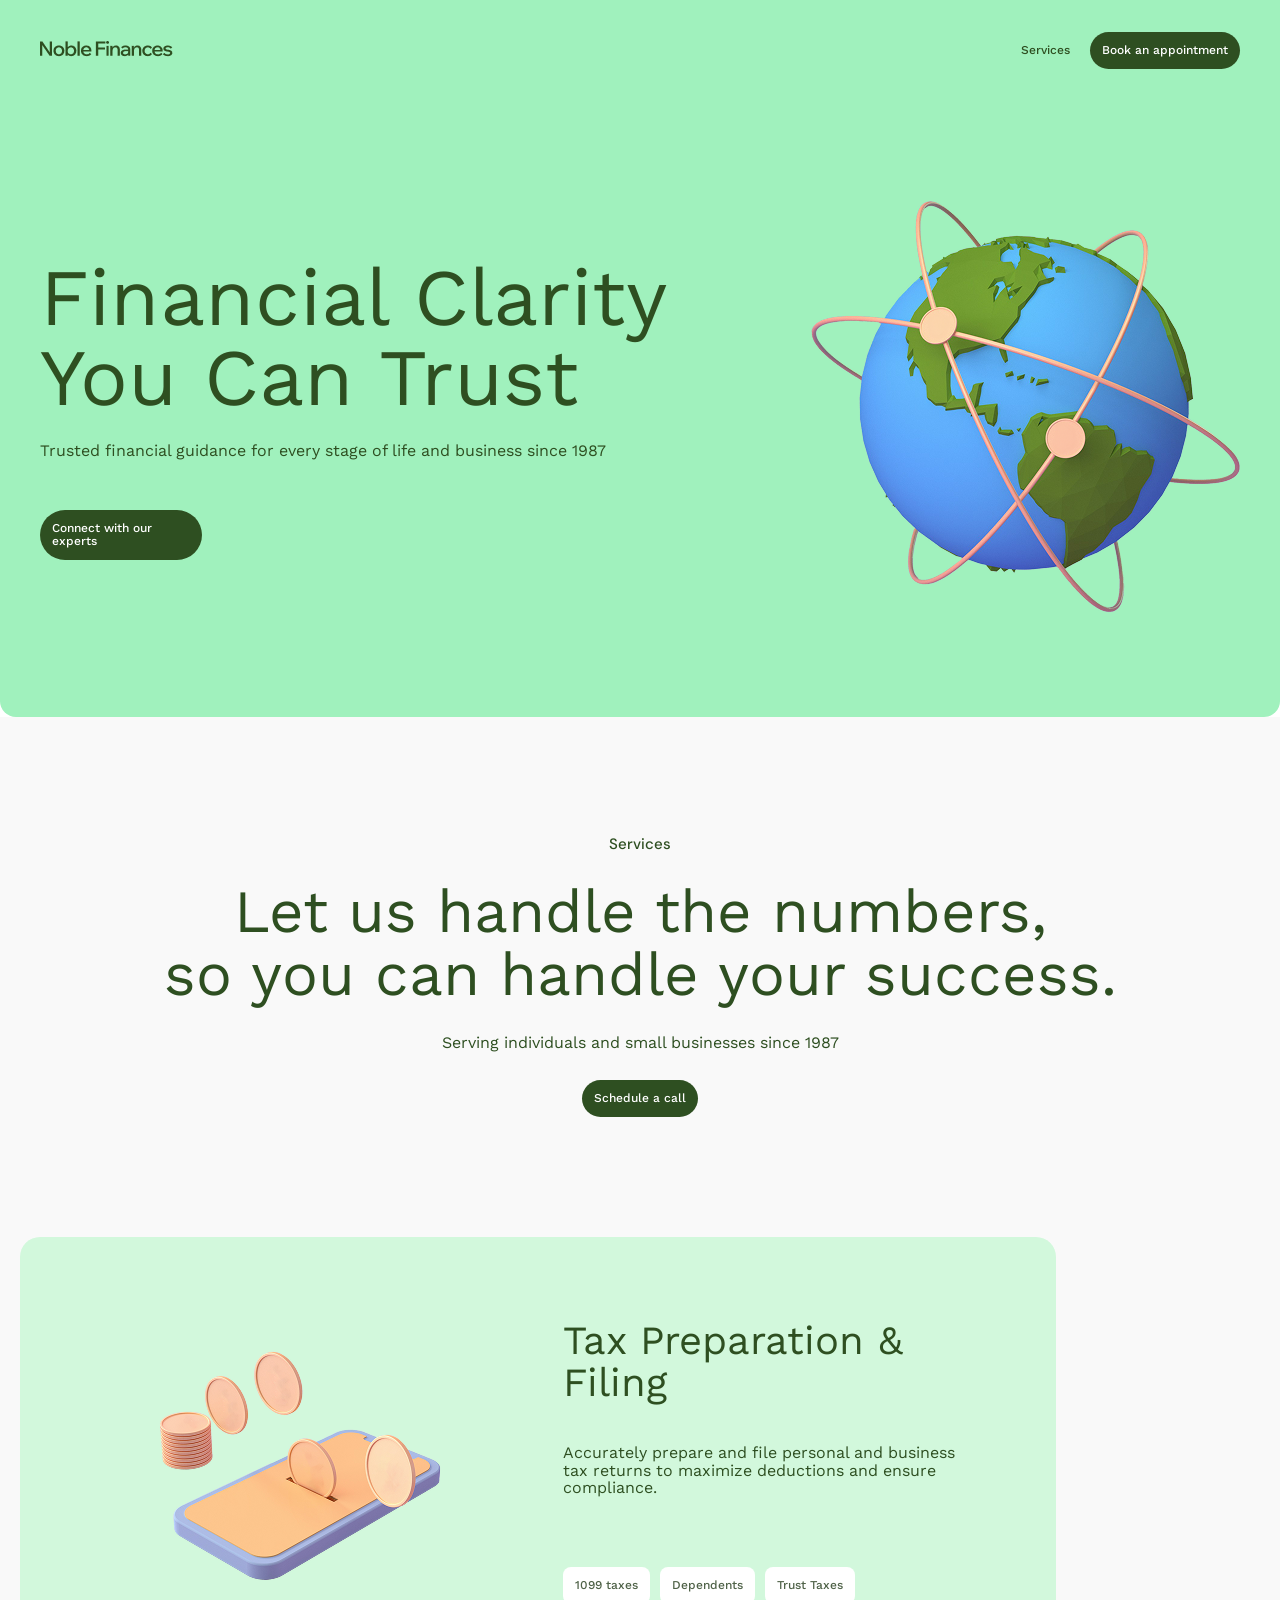
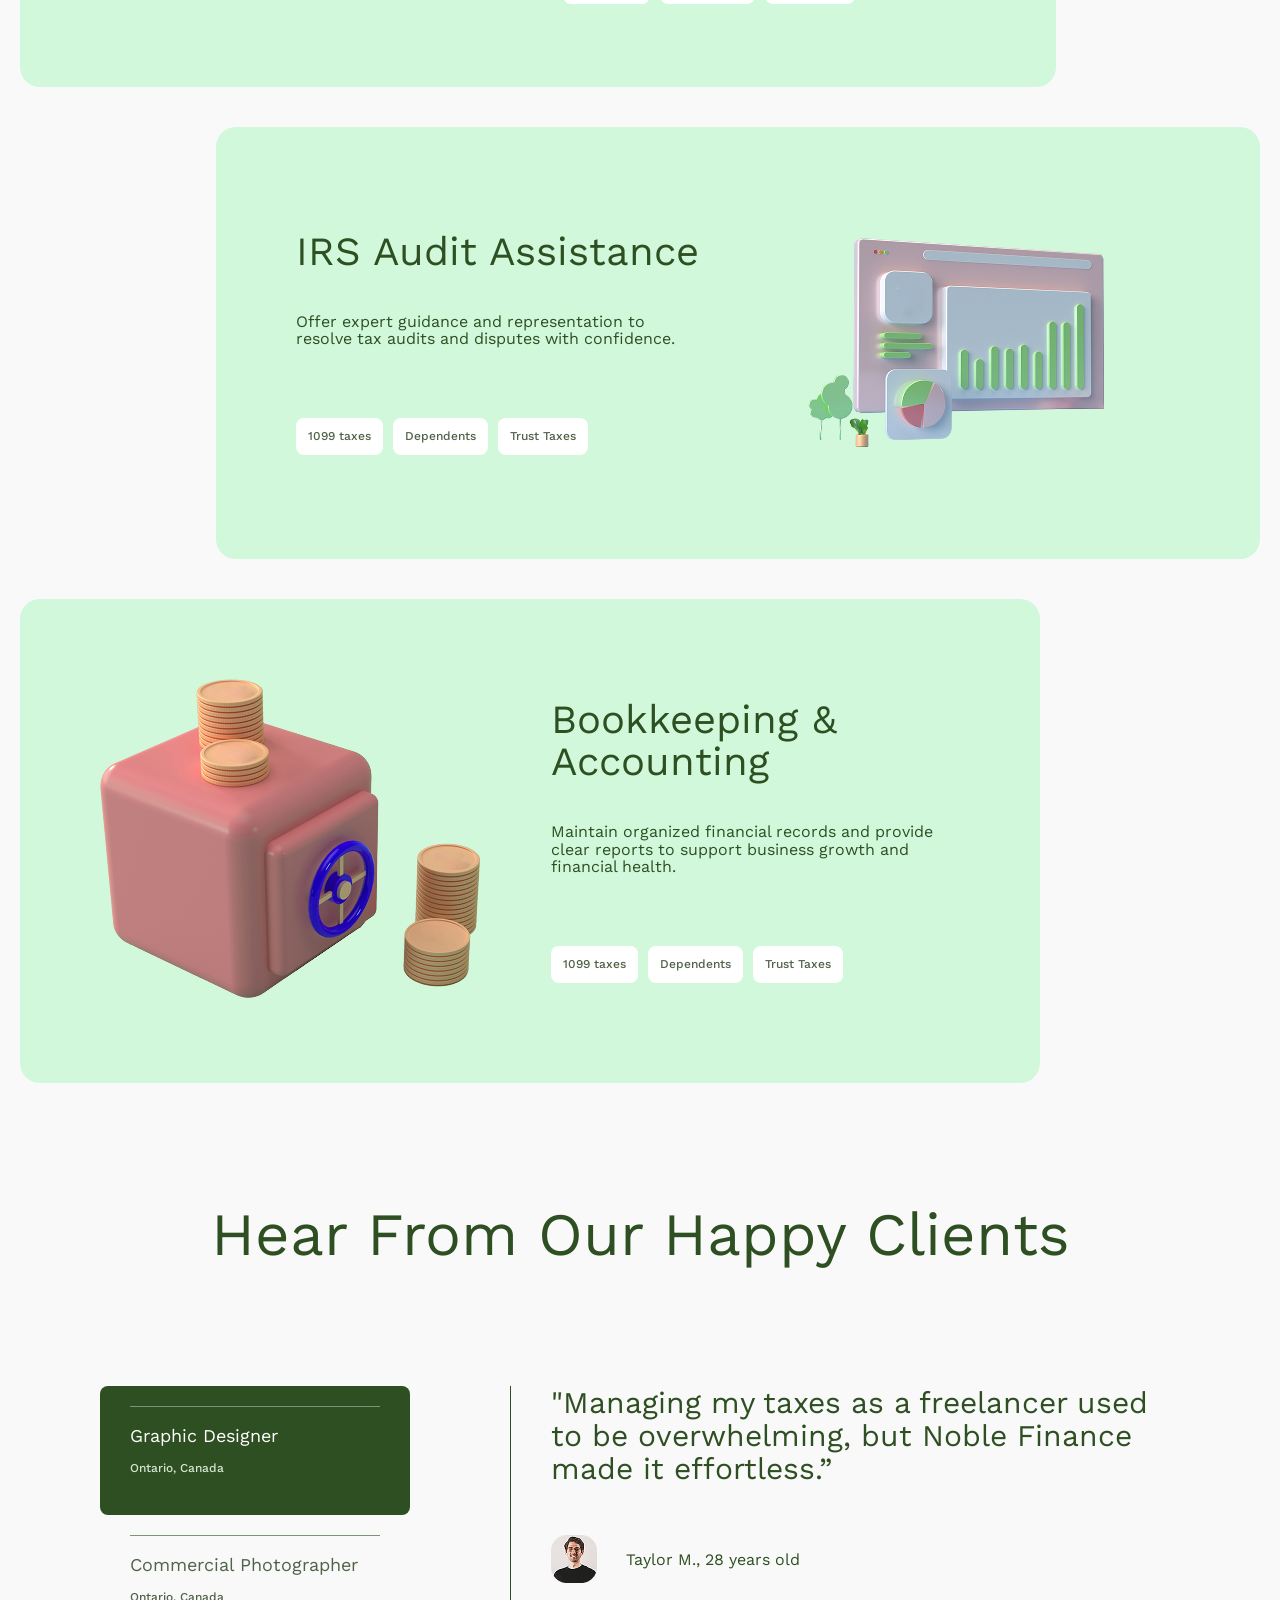
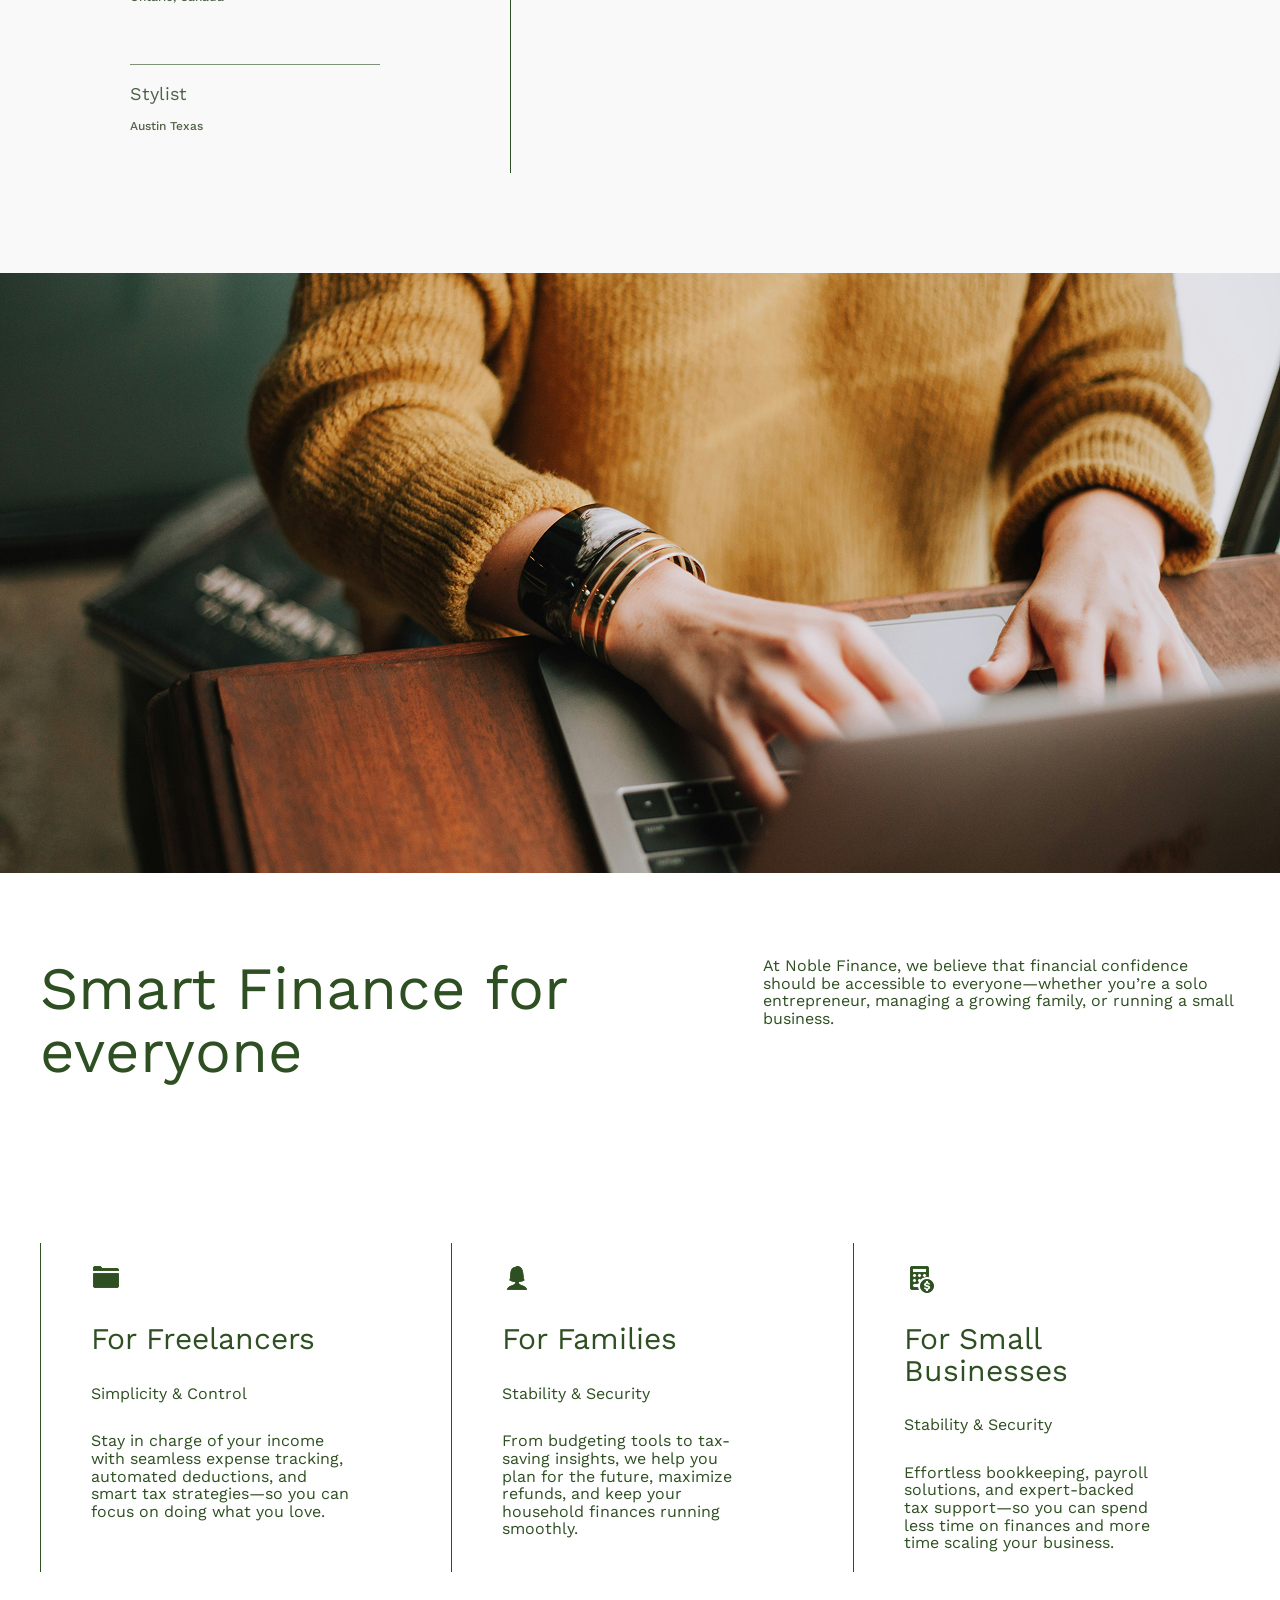
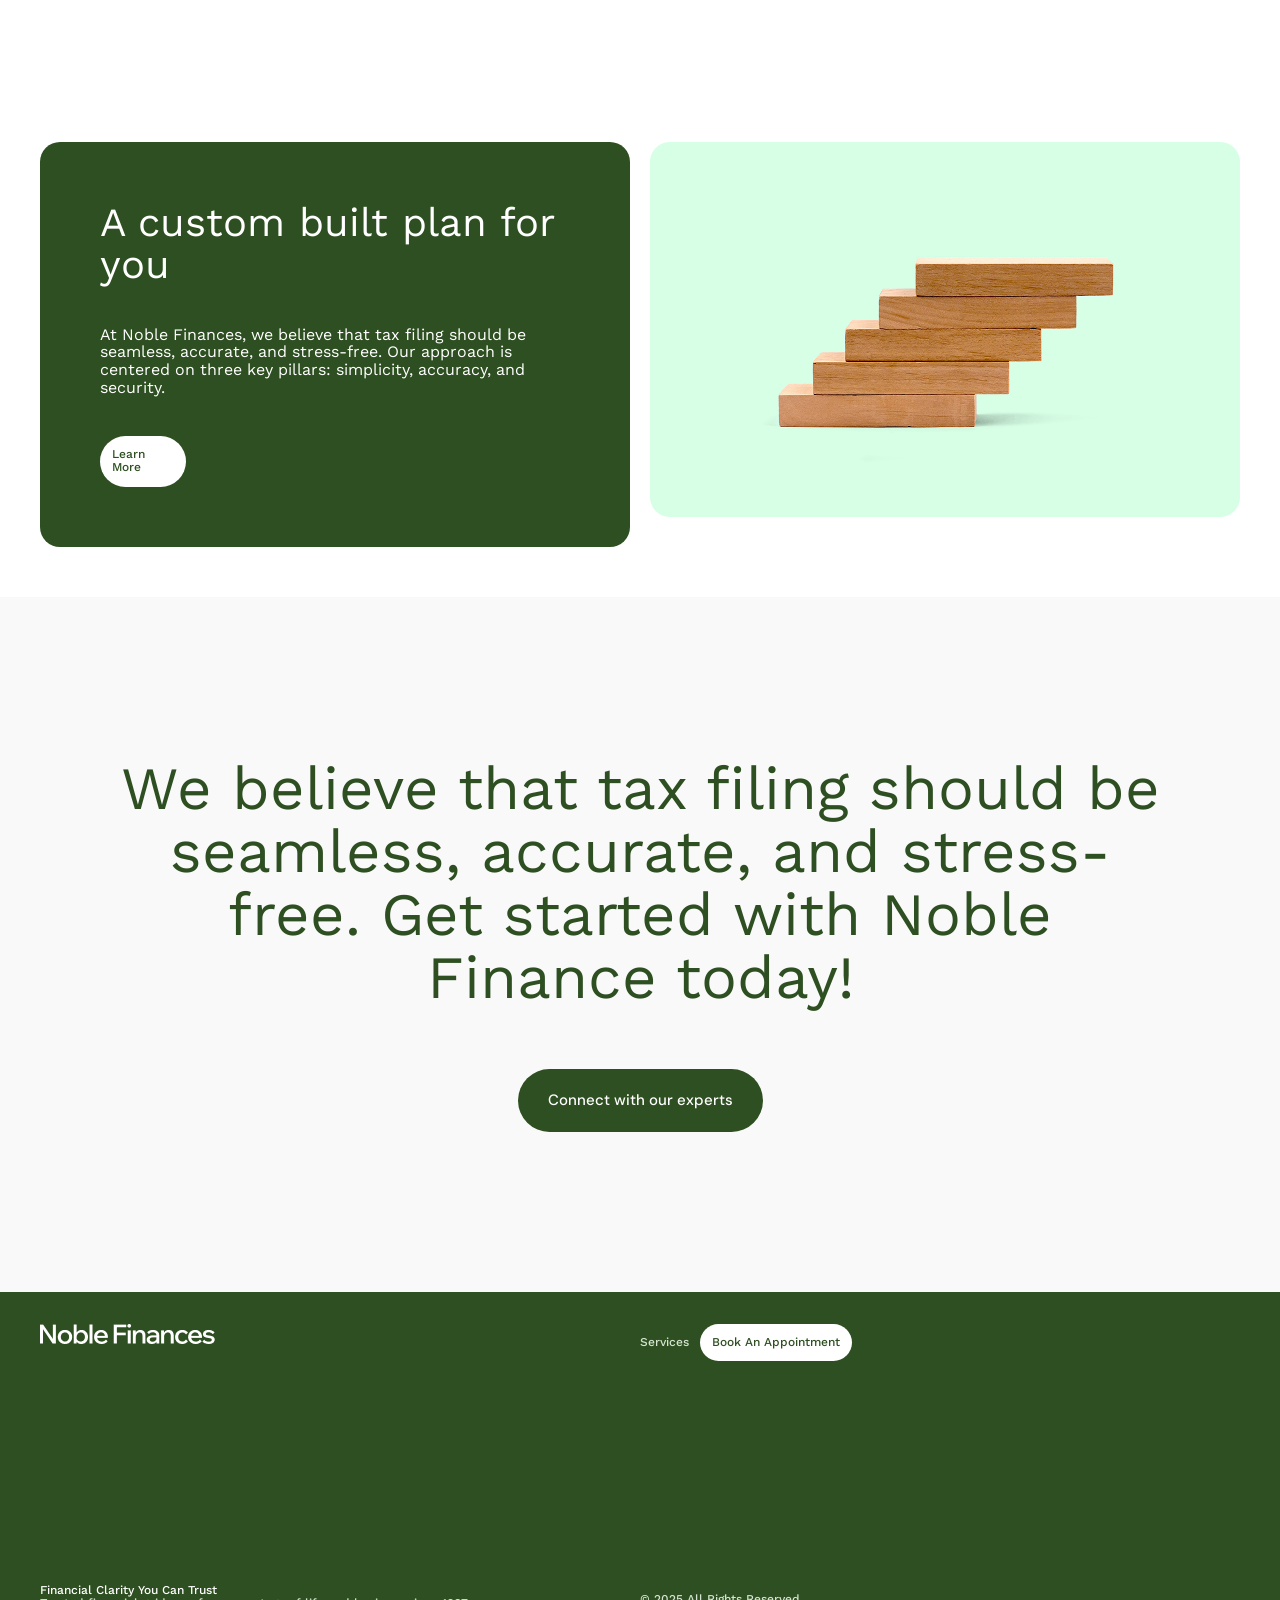
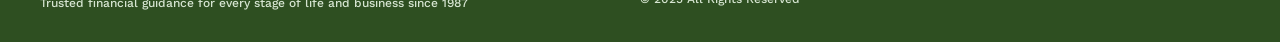
<file: index.html>
<!DOCTYPE html>
<html lang="en">
<head>
    <meta charset="UTF-8">
    <link rel="stylesheet" href="styles/button.css">
    <link rel="stylesheet" href="styles/font.css">
    <link rel="stylesheet" href="styles/main.css">
    <link rel="stylesheet" href="styles/mobile.css">
    <link rel="stylesheet" href="styles/tablet.css">
    <meta name="viewport" content="width=device-width, initial-scale=1.0">
    <title>Finances</title>
</head>
<body>
    <header>
        <section class="navigation">
            <a href="#">
                <picture>
                    <source media="(max-width: 799px)" srcset="images/Noble_Finances_mobile.png">
                    <img src="images/Noble Finances.png" alt="Logo Name">
                </picture>
            </a>
            <div class="nav">
                <a href="services.html" class="nav-link">Services</a>
                <a href="book.html" class="nav-btn nav__desktop">Book an appointment</a>
                <a href="book.html" class="nav-btn nav__mobile">Book</a>
            </div>
        </section>

        <section class="hero">
            <div class="hero__content">
                <div class="hero__text">
                    <p class="hero_title">Financial Clarity You Can Trust</p>
                    <p class="hero_subtitle">Trusted financial guidance for every stage of life and business since 1987</p>
                </div>
                <a href="#" class="hero-btn">Connect with our experts</a>
            </div>
            <picture>
                <source media="(max-width: 1279px)" srcset="images/planet_tablet.png">
                <img src="images/planet_desktop.png" alt="Planet">
            </picture>
        </section>
    </header>

    <main>
        <section class="intro">
            <p class="intro_title">Services</p>
            <p class="intro_bigtitle">Let us handle the numbers, <br> so you can handle your success.</p>
            <p class="intro_subtitle">Serving individuals and small businesses since 1987</p>
            <a href="#" class="intro-btn">Schedule a call</a>
        </section>

        <section class="preview-1">
            <div class="preview-1__card">
                <picture>
                    <source media="(max-width: 799px)" srcset="images/preview-1_mobile.png">
                    <source media="(max-width: 1279px)" srcset="images/preview-1_tablet.png">
                    <img src="images/preview-1_desktop.png" alt="money with telephone">
                </picture>
                <div class="preview__card_content">
                    <div class="preview__card_content_text">
                        <p class="preview_title">Tax Preparation & Filing</p>
                        <p class="preview_subtitle">Accurately prepare and file personal and business tax returns to maximize deductions and ensure compliance.</p>
                    </div>
                    <div class="preview__card_content_labels">
                        <p class="label_text">1099 taxes</p>
                        <p class="label_text">Dependents</p>
                        <p class="label_text">Trust Taxes</p>
                    </div>
                </div>
            </div>
        </section>

        <section class="preview-2">
            <div class="preview-2__card">
                <div class="preview__card_content">
                    <div class="preview__card_content_text">
                        <p class="preview_title">IRS Audit Assistance</p>
                        <p class="preview_subtitle">Offer expert guidance and representation to resolve tax audits and disputes with confidence.</p>
                    </div>
                    <div class="preview__card_content_labels">
                        <p class="label_text">1099 taxes</p>
                        <p class="label_text">Dependents</p>
                        <p class="label_text">Trust Taxes</p>
                    </div>
                </div>
                <picture>
                    <source media="(max-width: 1279px)" srcset="images/preview-2_tablet.png">
                    <img src="images/preview-2_desktop.png" alt="statistics">
                </picture>
            </div>
        </section>

        <section class="preview-3">
            <div class="preview-3__card">
                <picture>
                    <source media="(max-width: 1279px)" srcset="images/preview-3_tablet.png">
                    <img src="images/preview-3_desktop.png" alt="safe with money">
                </picture>
                <div class="preview__card_content">
                    <div class="preview__card_content_text">
                        <p class="preview_title">Bookkeeping & Accounting</p>
                        <p class="preview_subtitle">Maintain organized financial records and provide clear reports to support business growth and financial health.</p>
                    </div>
                    <div class="preview__card_content_labels">
                        <p class="label_text">1099 taxes</p>
                        <p class="label_text">Dependents</p>
                        <p class="label_text">Trust Taxes</p>
                    </div>
                </div>
            </div>
        </section>

        <section class="testimonials">
            <div class="testimonials__desktop">
                <p class="testimonials_heading">Hear From Our Happy Clients</p>
                <div class="testimonials__quotes">
                    <div class="testimonials__content">
                        <div class="testimonials__component_green">
                            <div class="testimonials__component_green_content">
                                <p class="testimonials__job_green">Graphic Designer</p>
                                <p class="testimonials__location_green">Ontario, Canada</p>
                            </div>
                        </div>
                        <div class="testimonials__component_white">
                            <div class="testimonials__component_white_content">
                                <p class="testimonials__job_white">Commercial Photographer</p>
                                <p class="testimonials__location_white">Ontario, Canada</p>
                            </div>
                        </div>
                        <div class="testimonials__component_white">
                            <div class="testimonials__component_white_content">
                                <p class="testimonials__job_white">Stylist</p>
                                <p class="testimonials__location_white">Austin Texas</p>
                            </div>
                        </div>
                    </div>
                    <div class="testimonials__text">
                        <p class="testimonials_title">"Managing my taxes as a freelancer used to be overwhelming, but Noble Finance made it effortless.”</p>
                        <div class="testimonials__byline">
                            <img src="images/testimonials_desktop.png" alt="Portret">
                            <p class="testimonials_subtitle">Taylor M., 28 years old</p>
                        </div>
                    </div>
                </div>
            </div>
            <div class="testimonials__mobile">
                <p>Hear From Our Happy Clients</p>
                <div class="testimonials__mobile_quotes">
                    <div class="testimonials__mobile_components">
                        <div class="testimonials__mobile_component_white">
                            <div class="testimonials__mobile_component_white_content">
                                <p class="testimonials__mobile_job_white">Graphic Designer</p>
                                <p class="testimonials__mobile_location_white">Ontario, Canada</p>
                            </div>
                        </div>
                        <div class="testimonials__mobile_component_white">
                            <div class="testimonials__mobile_component_white_content">
                                <p class="testimonials__mobile_job_white">Commercial Photograp<br>her</p>
                                <p class="testimonials__mobile_location_white">Ontario, Canada</p>
                            </div>
                        </div>
                        <div class="testimonials__mobile_component_green">
                            <div class="testimonials__mobile_component_green_content">
                                <p class="testimonials__mobile_job_green">Stylist</p>
                                <p class="testimonials__mobile_location_white">Austin, Texas</p>
                            </div>
                        </div>
                    </div>
                    <div class="testimonials__mobile_text">
                        <p class="testimonials__mobile_title">"I used to worry about missing deductions, but with Noble Finance, I know I’m maximizing my savings.”</p>
                        <div class="testimonials__mobile_byline">
                            <img src="images/testimonials_mobile.png" alt="Woman Margaret L.">
                            <p class="testimonials__mobile_subtitle">Margaret L., 24 years old</p>
                        </div>
                    </div>
                </div>
            </div>
        </section>

        <section class="picture">
            <picture>
                <source media="(max-width: 799px)" srcset="images/Image_break_section_mobile.png">
                <source media="(max-width: 1279px)" srcset="images/Image_break_section_tablet.png">
                <img src="images/Image break section_desktop.png" alt="man with computer">
            </picture>
        </section>

        <section class="benefits">
            <div class="benefits__header">
                <p class="benefits_title">Smart Finance for everyone</p>
                <p class="benefits_subtitle">At Noble Finance, we believe that financial confidence should be accessible to everyone—whether you’re a solo entrepreneur, managing a growing family, or running a small business.</p>
            </div>
            <div class="benefits__cards">
                <div class="benefits__card">
                    <img src="images/folder.png" alt="Folder">
                    <p class="benefits__card_title">For Freelancers</p>
                    <p class="benefits__card_subtitle">Simplicity & Control</p>
                    <p class="benefits__card_text">Stay in charge of your income with seamless expense tracking, automated deductions, and smart tax strategies—so you can focus on doing what you love.</p>
                </div>
                <div class="benefits__card">
                    <img src="images/woman.png" alt="Woman">
                    <p class="benefits__card_title">For Families</p>
                    <p class="benefits__card_subtitle">Stability & Security</p>
                    <p class="benefits__card_text">From budgeting tools to tax-saving insights, we help you plan for the future, maximize refunds, and keep your household finances running smoothly.</p>
                </div>
                <div class="benefits__card">
                    <img src="images/calculator.png" alt="Calculator">
                    <p class="benefits__card_title">For Small Businesses</p>
                    <p class="benefits__card_subtitle">Stability & Security</p>
                    <p class="benefits__card_text">Effortless bookkeeping, payroll solutions, and expert-backed tax support—so you can spend less time on finances and more time scaling your business.</p>
                </div>
            </div>
        </section>

        <section class="cta">
            <div class="cta__content">
                <p class="cta_title">A custom built plan for you</p>
                <p class="cta_subtitle">At Noble Finances, we believe that tax filing should be seamless, accurate, and stress-free. Our approach is centered on three key pillars: simplicity, accuracy, and security.</p>
                <a href="#" class="cta-btn">Learn More</a>
            </div>
            <picture>
                <source media="(max-width: 799px)" srcset="images/cta_mobile.png">
                <source media="(max-width: 1279px)" srcset="images/cta_tablet.png">
                <img src="images/cta_desktop.png" alt="CTA Desktop">
            </picture>
        </section>

        <section class="experts">
            <p class="experts_title">We believe that tax filing should be seamless, accurate, and stress-free. Get started with Noble Finance today!</p>
            <a href="#" class="experts-btn">Connect with our experts</a>
        </section>
    </main>

    <footer class="footer">
        <div class="footer__column-1">
            <a href="#">
                <picture>
                    <img src="images/Logo_footer.png" alt="Logo">
                </picture>
            </a>
            <p class="footer_text"><span style="color: #fff;">Financial Clarity You Can Trust</span> <br> <span style="color: #D5E4D0;">Trusted financial guidance for every stage of life and business since 1987</span></p>
        </div>
        <div class="footer__column-2">
            <div class="footer__label">
                <a href="services.html" class="footer-link">Services</a>
                <a href="book.html" class="footer-btn">Book An Appointment</a>
            </div>
            <p class="footer_text" style="color: #D5E4D0;">© 2025 All Rights Reserved</p>
        </div>
        
        <div class="footer__mobile_column-1">
            <a href="#">
                <picture>
                    <img src="images/Logo_footer.png" alt="Logo">
                </picture>
            </a>
            <div class="footer__mobile_label">
                <a href="services.html" class="footer-link">Services</a>
                <a href="book.html" class="footer-btn">Book An Appointment</a>
            </div>
        </div>
        <div class="footer__mobile_column-2">
            <p class="footer_text"><span style="color: #fff;">Financial Clarity You Can Trust</span> <br> <span style="color: #D5E4D0;">Trusted financial guidance for every stage of life and business since 1987</span></p>
            <p class="footer_text" style="color: #D5E4D0;">© 2025 All Rights Reserved</p>
        </div>
    </footer>
</body>
</html>
</file>
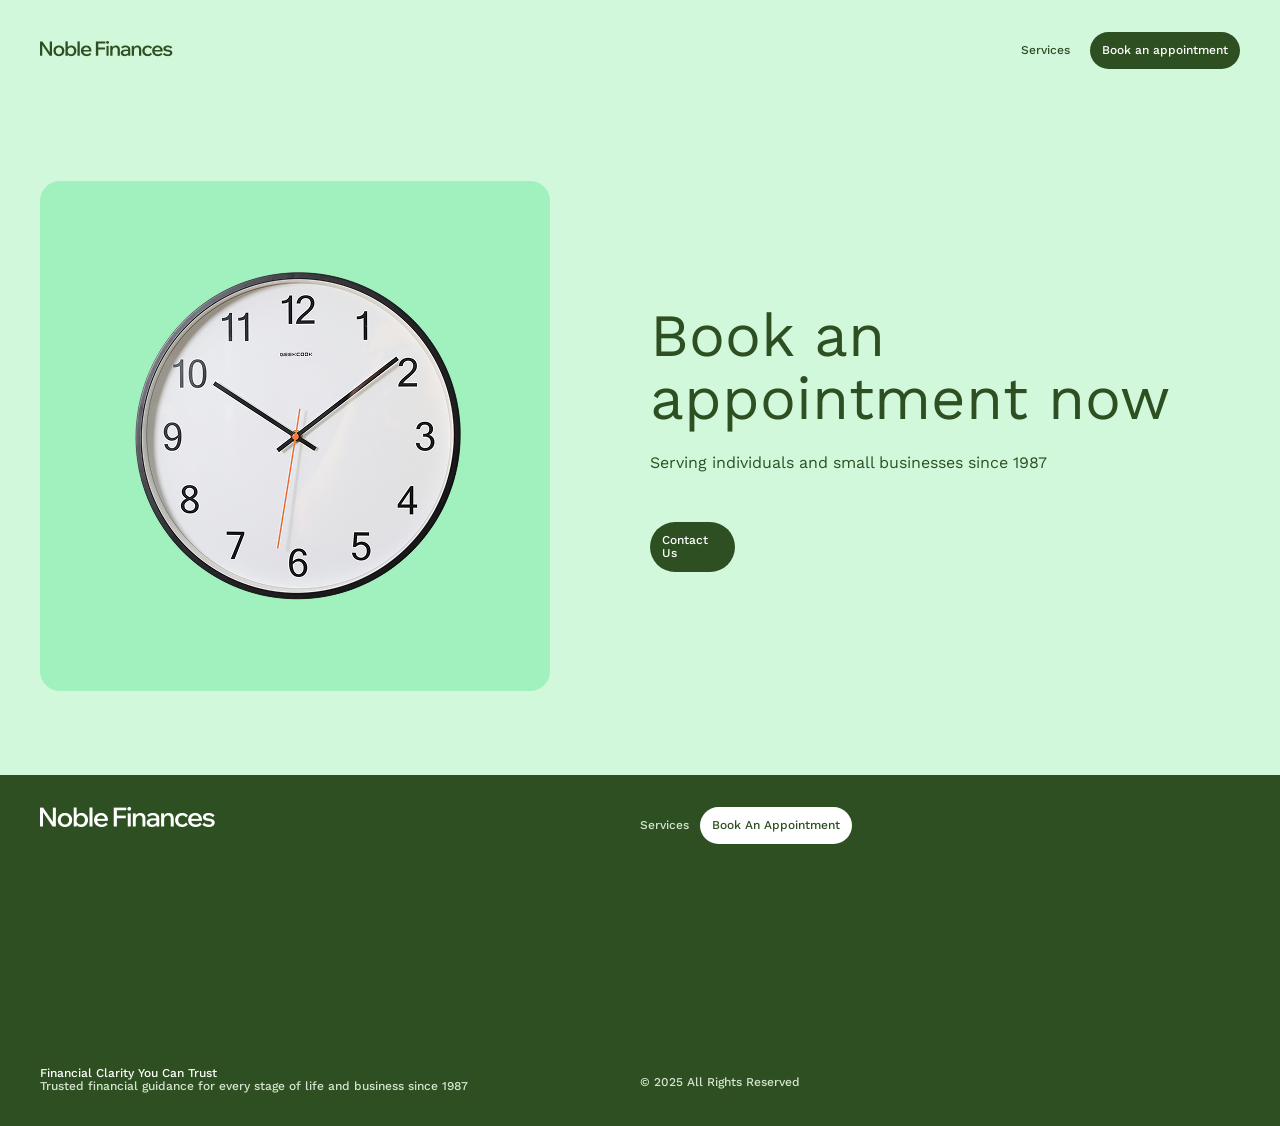
<file: book.html>
<!DOCTYPE html>
<html lang="en">
<head>
    <meta charset="UTF-8">
    <link rel="stylesheet" href="styles/button.css">
    <link rel="stylesheet" href="styles/font.css">
    <link rel="stylesheet" href="styles/main.css">
    <link rel="stylesheet" href="styles/mobile.css">
    <link rel="stylesheet" href="styles/tablet.css">
    <meta name="viewport" content="width=device-width, initial-scale=1.0">
    <title>Book</title>
</head>
<body>
    <header>
        <section class="book__navigation">
            <a href="index.html">
                <picture>
                    <img src="images/Noble Finances.png" alt="Logo">
                </picture>
            </a>
            <div class="nav">
                <a href="services.html" class="nav-link">Services</a>
                <a href="#" class="nav-btn nav__desktop">Book an appointment</a>
                <a href="#" class="nav-btn nav__mobile">Book</a>
            </div>
        </section>

        <section class="book__hero">
            <picture>
                <source media="(max-width: 799px)" srcset="images/cloak_mobile.png">
                <source media="(max-width: 1279px)" srcset="images/cloak_tablet.png">
                <img src="images/cloak_desktop.png" alt="Cloak">
            </picture>
            <div class="book__content">
                <div class="book__content__text">
                    <p class="book_title">Book an <br> appointment now</p>
                    <p class="book_subtitle">Serving individuals and small businesses since 1987</p>
                </div>
                <a href="#" class="book-btn">Contact Us</a>
            </div>
        </section>
    </header>

    <footer class="footer">
        <div class="footer__column-1">
            <a href="index.html">
                <picture>
                    <img src="images/Logo_footer.png" alt="Logo">
                </picture>
            </a>
            <p class="footer_text"><span style="color: #fff;">Financial Clarity You Can Trust</span> <br> <span style="color: #D5E4D0;">Trusted financial guidance for every stage of life and business since 1987</span></p>
        </div>
        <div class="footer__column-2">
            <div class="footer__label">
                <a href="services.html" class="footer-link">Services</a>
                <a href="#" class="footer-btn">Book An Appointment</a>
            </div>
            <p class="footer_text" style="color: #D5E4D0;">© 2025 All Rights Reserved</p>
        </div>
        
        <div class="footer__mobile_column-1">
            <a href="index.html">
                <picture>
                    <img src="images/Logo_footer.png" alt="Logo">
                </picture>
            </a>
            <div class="footer__mobile_label">
                <a href="services.html" class="footer-link">Services</a>
                <a href="#" class="footer-btn">Book An Appointment</a>
            </div>
        </div>
        <div class="footer__mobile_column-2">
            <p class="footer_text"><span style="color: #fff;">Financial Clarity You Can Trust</span> <br> <span style="color: #D5E4D0;">Trusted financial guidance for every stage of life and business since 1987</span></p>
            <p class="footer_text" style="color: #D5E4D0;">© 2025 All Rights Reserved</p>
        </div>
    </footer>
</body>
</html>
</file>
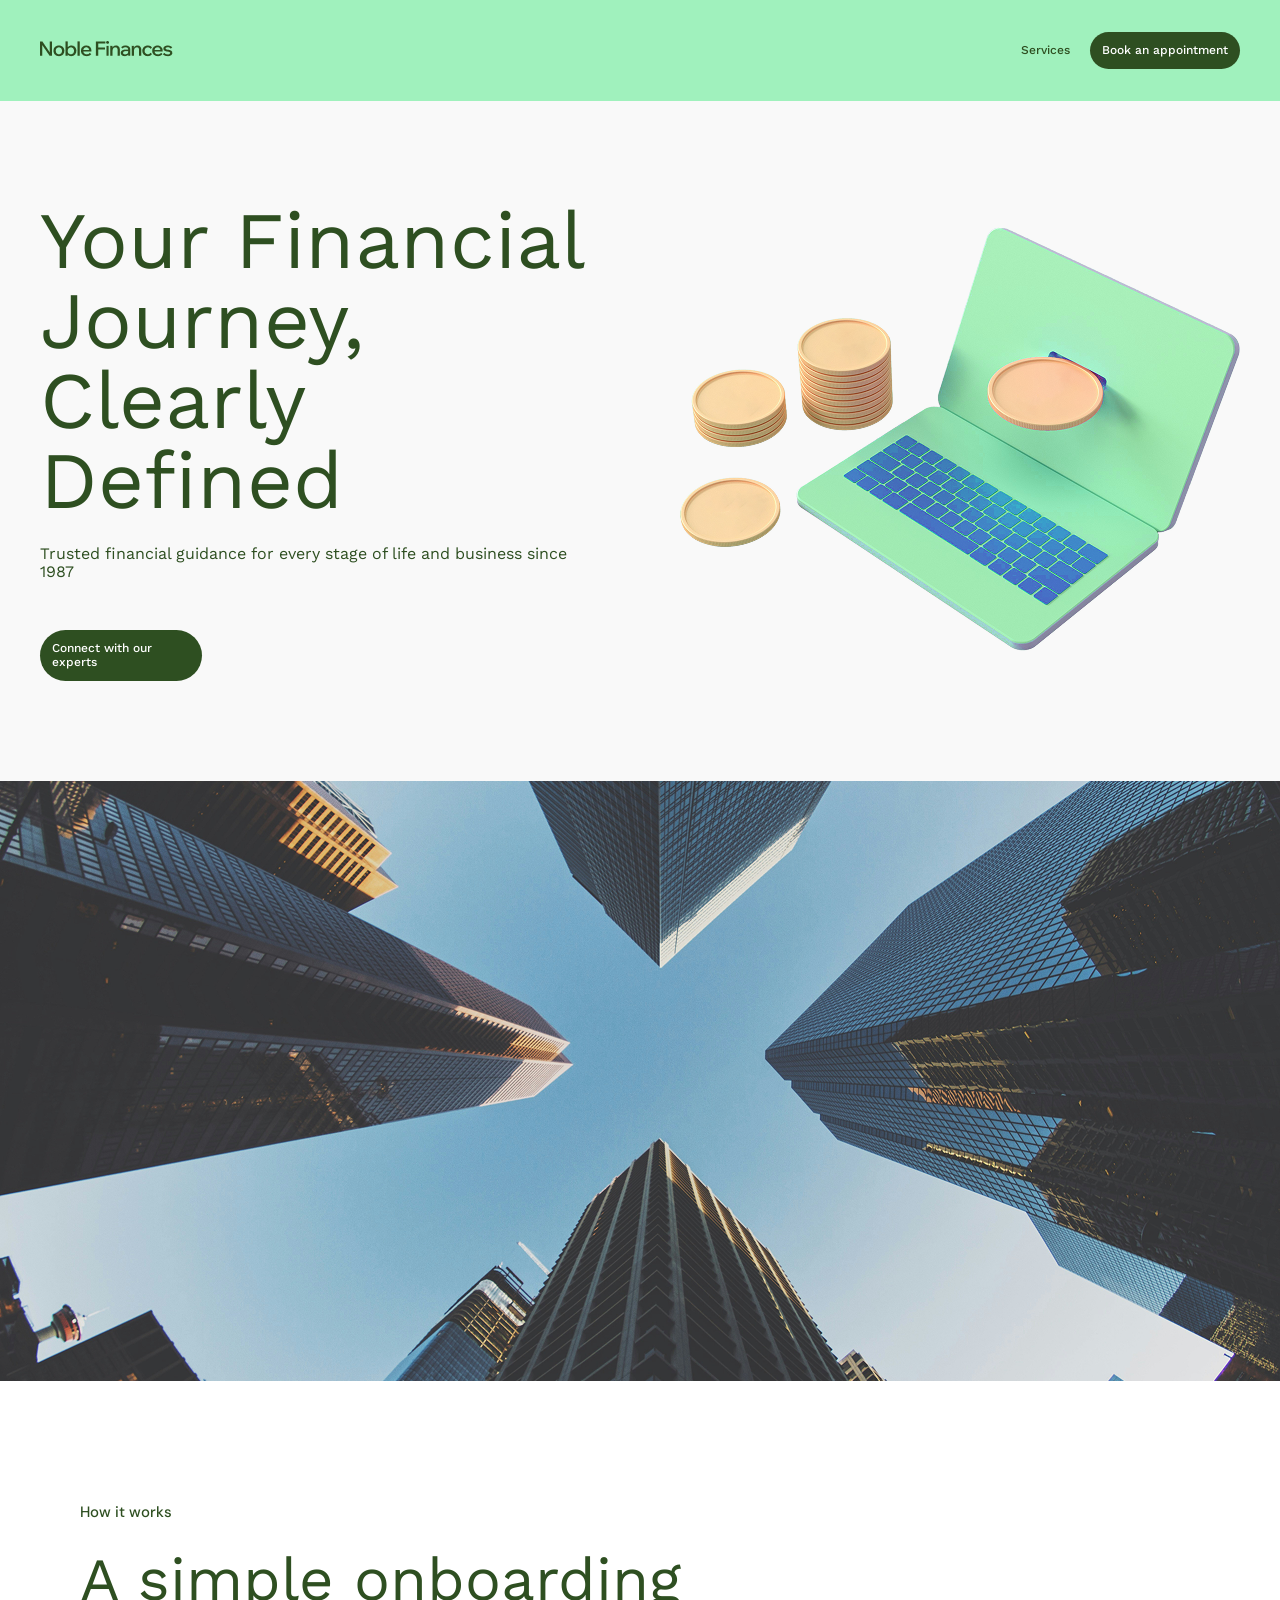
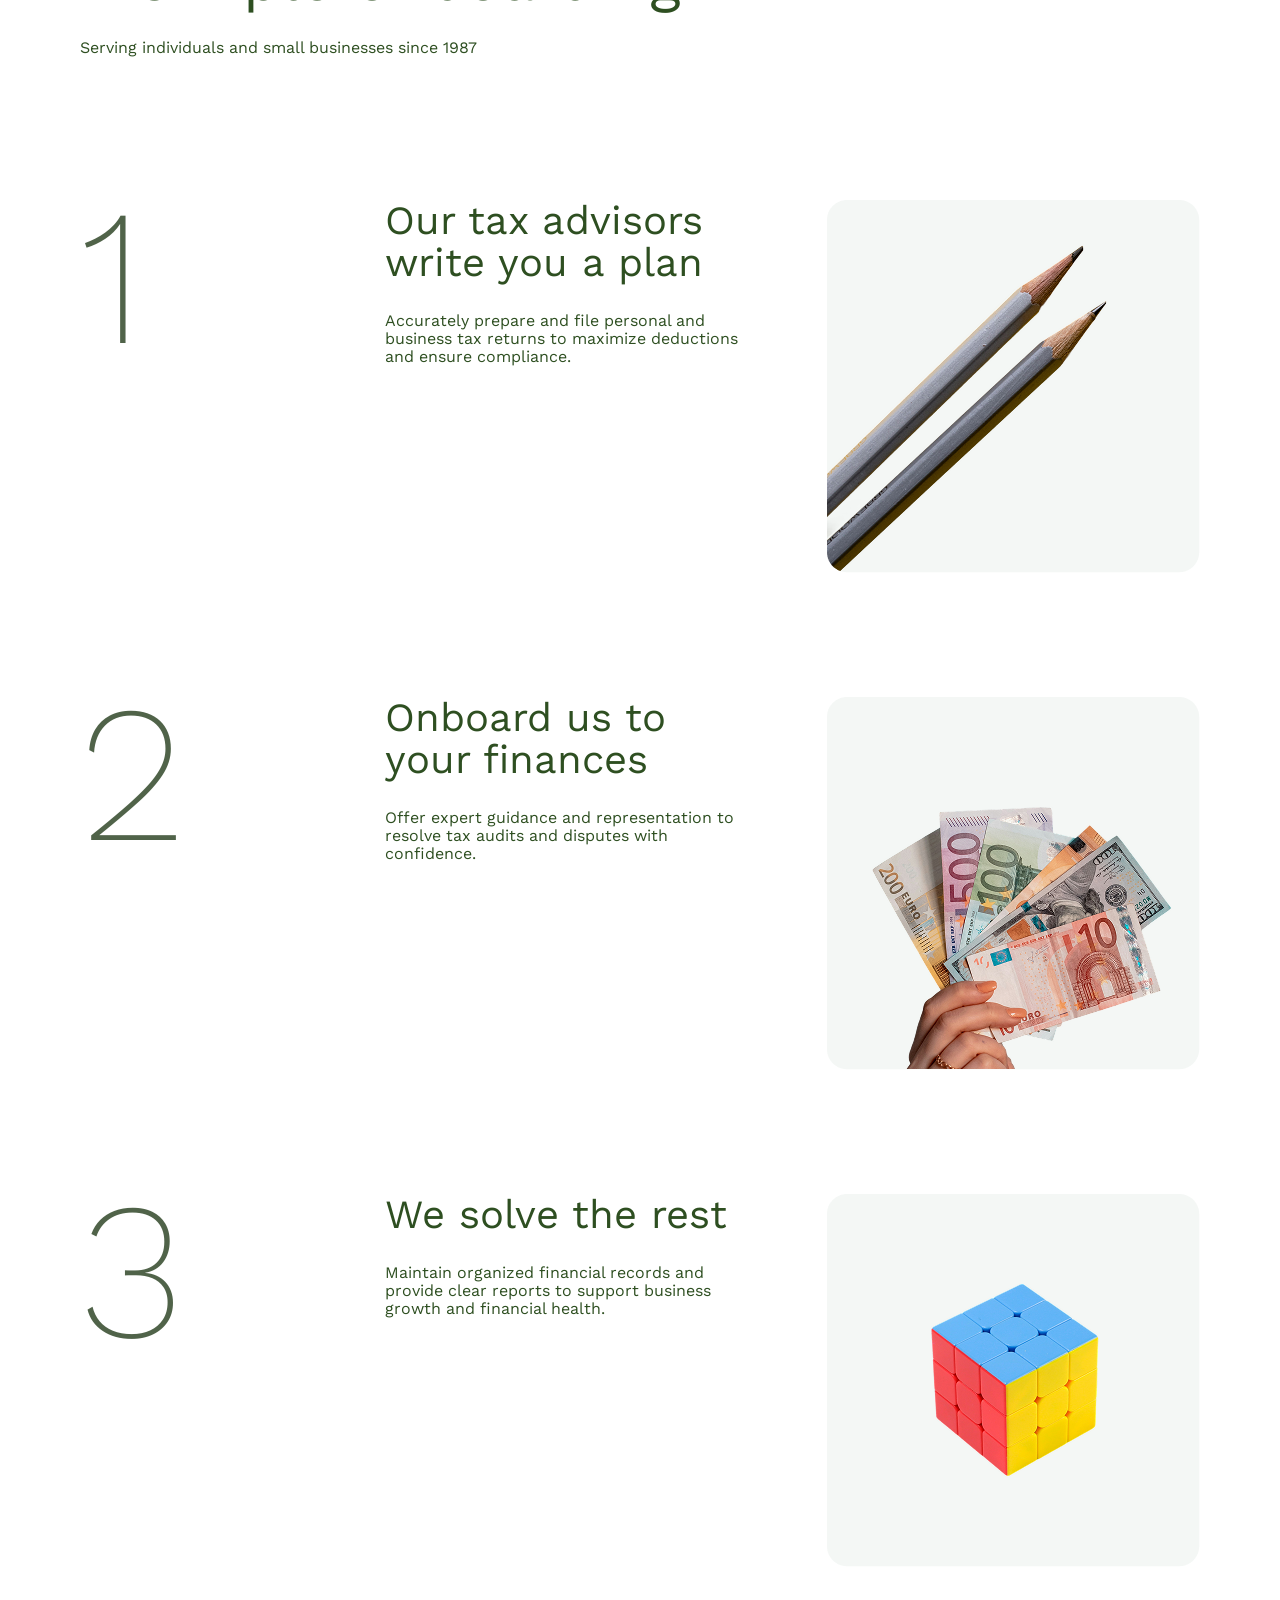
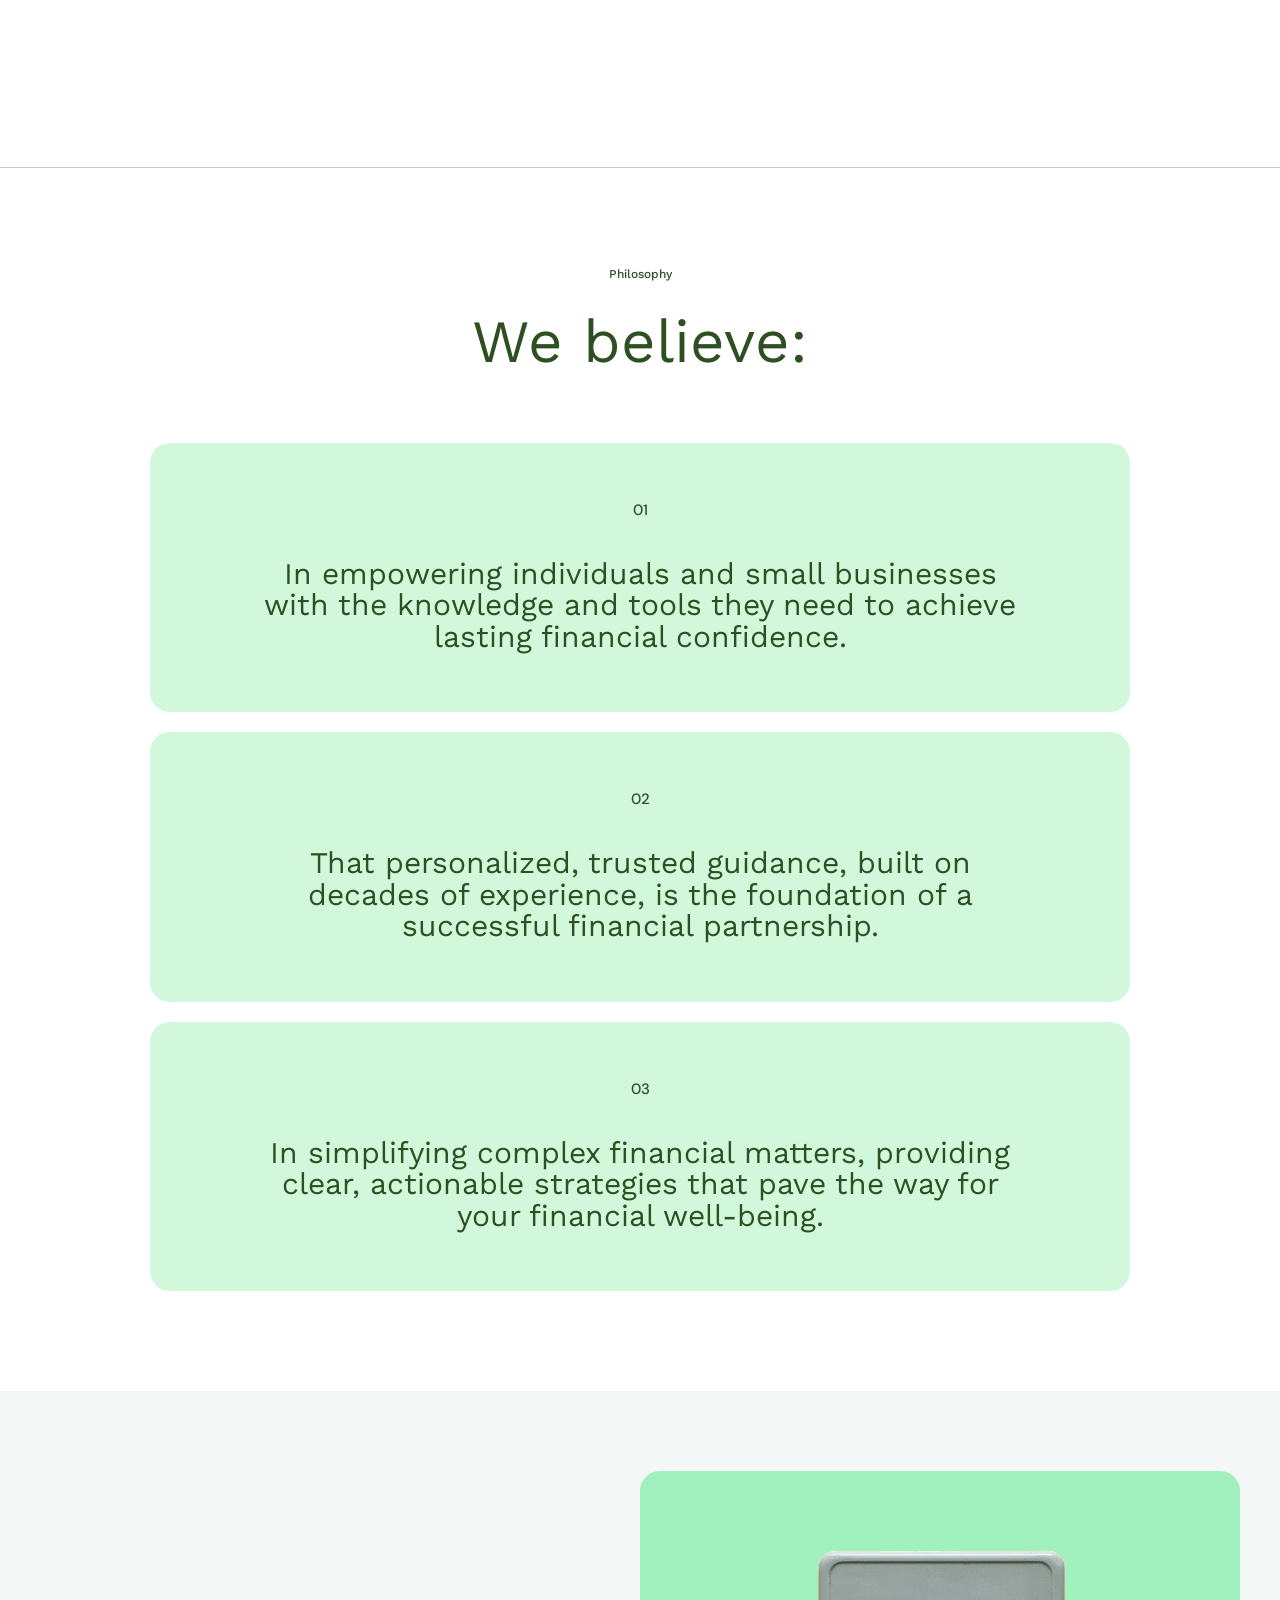
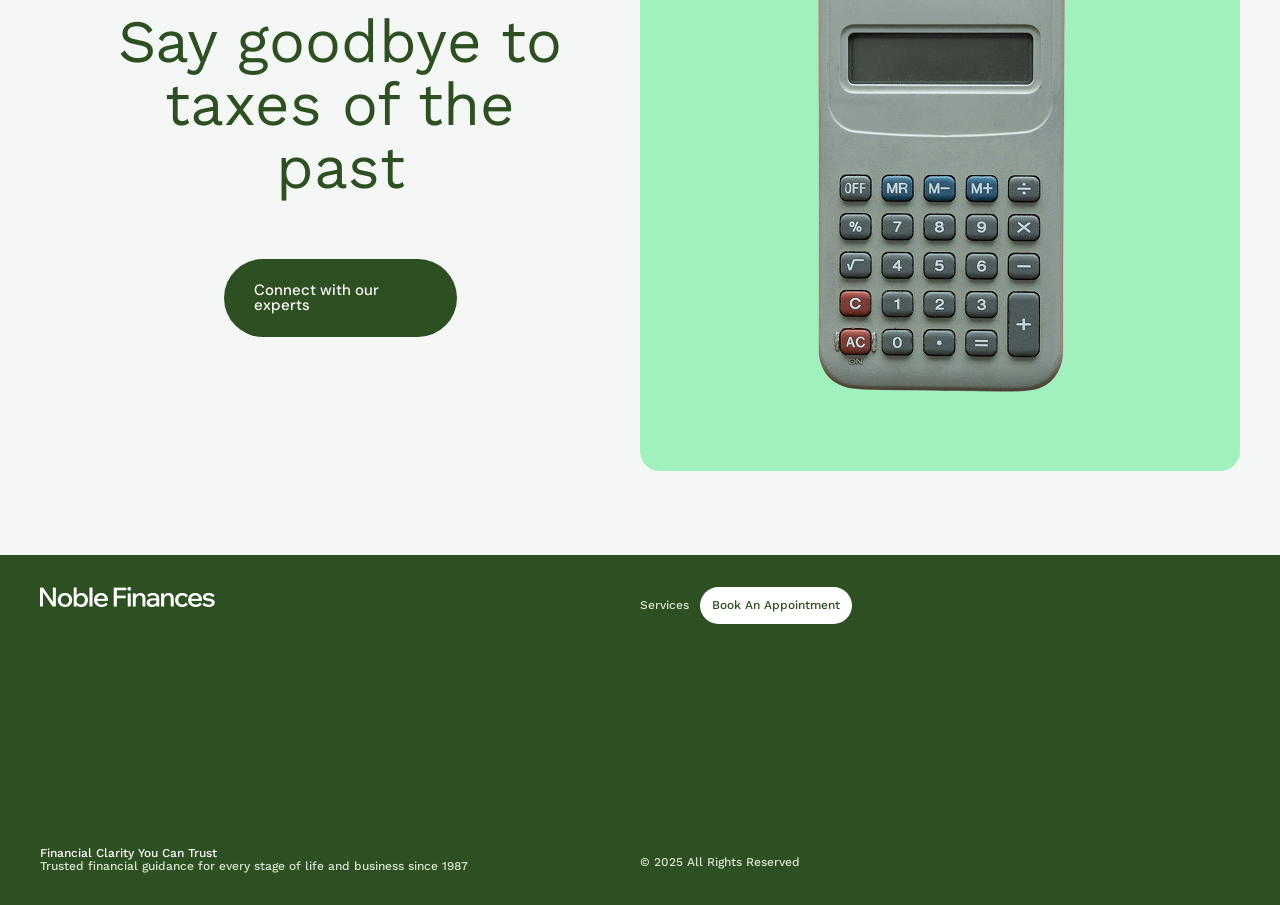
<file: services.html>
<!DOCTYPE html>
<html lang="en">
<head>
    <meta charset="UTF-8">
    <link rel="stylesheet" href="styles/button.css">
    <link rel="stylesheet" href="styles/font.css">
    <link rel="stylesheet" href="styles/main.css">
    <link rel="stylesheet" href="styles/mobile.css">
    <link rel="stylesheet" href="styles/tablet.css">
    <meta name="viewport" content="width=device-width, initial-scale=1.0">
    <title>Services</title>
</head>
<body>
    <header>
        <section class="navigation">
            <a href="index.html">
                <picture>
                    <img src="images/Noble Finances.png" alt="Logo">
                </picture>
            </a>
            <div class="nav">
                <a href="#" class="nav-link">Services</a>
                <a href="book.html" class="nav-btn nav__desktop">Book an appointment</a>
                <a href="book.html" class="nav-btn nav__mobile">Book</a>
            </div>
        </section>

        <section class="navigation__main">
            <div class="navigation__main__content">
                <div class="navigation__main__content_text">
                    <p class="navigation__main_title">Your Financial Journey, Clearly Defined</p>
                    <p class="navigation__main_subtitle">Trusted financial guidance for every stage of life and business since 1987</p>
                </div>
                <a href="#" class="navigation__main-btn">Connect with our experts</a>
            </div>
            <picture>
                <source media="(max-width: 799px)" srcset="images/laptop_mobile.png">
                <source media="(max-width: 1279px)" srcset="images/laptop_tablet.png">
                <img src="images/Laptop_desktop.png" alt="Laptop With Money">
            </picture>
        </section>
    </header>
    <main>
        <section class="picture">
            <picture>
                <source media="(max-width: 799px)" srcset="images/Image_break_services_mobile.png">
                <source media="(max-width: 1279px)" srcset="images/Image_break_services_tablet.png">
                <img src="images/Image_break_services.png" alt="Image">
            </picture>
        </section>

        <section class="guide">
            <div class="guide__text">
                <p class="guide_title">How it works</p>
                <p class="guide_subtitle">A simple onboarding</p>
                <p class="guide_text">Serving individuals and small businesses since 1987</p>
            </div>
            <div class="guide__card">
                <p class="guide__card_number">1</p>
                <div class="guide__card__content">   
                    <div class="guide__card__content__text">
                        <p class="guide__card_title">Our tax advisors write you a plan</p>
                        <p class="guide__card_subtitle">Accurately prepare and file personal and business tax returns to maximize deductions and ensure compliance.</p>
                    </div>
                    <img src="images/guide-1.png" alt="pencils">
                </div>
            </div>
            <div class="guide__card">
                <p class="guide__card_number">2</p>
                <div class="guide__card__content">   
                    <div class="guide__card__content__text">
                        <p class="guide__card_title">Onboard us to your finances</p>
                        <p class="guide__card_subtitle">Offer expert guidance and representation to resolve tax audits and disputes with confidence.</p>
                    </div>
                    <img src="images/guide-2.png" alt="pencils">
                </div>
            </div>
            <div class="guide__card">
                <p class="guide__card_number">3</p>
                <div class="guide__card__content">   
                    <div class="guide__card__content__text">
                        <p class="guide__card_title">We solve the rest</p>
                        <p class="guide__card_subtitle">Maintain organized financial records and provide clear reports to support business growth and financial health.</p>
                    </div>
                    <img src="images/guide-3.png" alt="pencils">
                </div>
            </div>
        </section>

        <section class="philosophy">
            <div class="philosophy__text">
                <p class="philosophy_title">Philosophy</p>
                <p class="philosophy_subtitle">We believe:</p>
            </div>
            <div class="philosophy__card">
                <p class="philosophy__card_number">01</p>
                <p class="philosophy__card_text">In empowering individuals and small businesses with the knowledge and tools they need to achieve lasting financial confidence.</p>
            </div>
            <div class="philosophy__card">
                <p class="philosophy__card_number">02</p>
                <p class="philosophy__card_text">That personalized, trusted guidance, built on decades of experience, is the foundation of a successful financial partnership.</p>
            </div>
            <div class="philosophy__card">
                <p class="philosophy__card_number">03</p>
                <p class="philosophy__card_text">In simplifying complex financial matters, providing clear, actionable strategies that pave the way for your financial well-being.</p>
            </div>
        </section>

        <section class="connect">
            <div class="connect__content">
                <p class="connect_text">Say goodbye to taxes of the past</p>
                <a href="#" class="connect-btn">Connect with our experts</a>
            </div>
            <picture>
                <source media="(max-width: 799px)" srcset="images/connect_mobile.png">
                <source media="(max-width: 1279px)" srcset="images/connect_tablet.png">
                <img src="images/connect.png" alt="Telephone">
            </picture>
        </section>
    </main>

    <footer class="footer">
        <div class="footer__column-1">
            <a href="index.html">
                <picture>
                    <img src="images/Logo_footer.png" alt="Logo">
                </picture>
            </a>
            <p class="footer_text"><span style="color: #fff;">Financial Clarity You Can Trust</span> <br> <span style="color: #D5E4D0;">Trusted financial guidance for every stage of life and business since 1987</span></p>
        </div>
        <div class="footer__column-2">
            <div class="footer__label">
                <a href="#" class="footer-link">Services</a>
                <a href="book.html" class="footer-btn">Book An Appointment</a>
            </div>
            <p class="footer_text" style="color: #D5E4D0;">© 2025 All Rights Reserved</p>
        </div>
        
        <div class="footer__mobile_column-1">
            <a href="index.html">
                <picture>
                    <img src="images/Logo_footer.png" alt="Logo">
                </picture>
            </a>
            <div class="footer__mobile_label">
                <a href="#" class="footer-link">Services</a>
                <a href="book.html" class="footer-btn">Book An Appointment</a>
            </div>
        </div>
        <div class="footer__mobile_column-2">
            <p class="footer_text"><span style="color: #fff;">Financial Clarity You Can Trust</span> <br> <span style="color: #D5E4D0;">Trusted financial guidance for every stage of life and business since 1987</span></p>
            <p class="footer_text" style="color: #D5E4D0;">© 2025 All Rights Reserved</p>
        </div>
    </footer>
</body>
</html>
</file>
<file: styles/button.css>
.nav-btn {
    padding: 12px;
    background: #2E4F21;
    border-radius: 51.57px;
    font-family: "WorkSansMedium";
    font-size: 12px;
    line-height: 110%;
    letter-spacing: -4.5%;
    color: #fff;
    text-decoration: none;
}

.nav-btn:hover {
    background: #3d692b;
}

.hero-btn {
    padding: 12px;
    background: #2E4F21;
    border-radius: 51.57px;
    font-family: "WorkSansMedium";
    font-size: 12px;
    line-height: 110%;
    letter-spacing: -4.5%;
    color: #fff;
    text-decoration: none;
    max-width: 162px;
}

.hero-btn:hover {
    background: #3d692b;
}

.intro-btn {
    padding: 12px;
    background: #2E4F21;
    border-radius: 51.57px;
    font-family: "WorkSansMedium";
    font-size: 12px;
    line-height: 110%;
    letter-spacing: -4.5%;
    color: #fff;
    text-decoration: none;
}

.intro-btn:hover {
    background: #3d692b;
}

.cta-btn {
    padding: 12px;
    background: #fff;
    border-radius: 51.57px;
    font-family: "WorkSansMedium";
    font-size: 12px;
    line-height: 110%;
    letter-spacing: -4.5%;
    color: #2E4F21;
    text-decoration: none;
    max-width: 86px;
}

.cta-btn:hover {
    background: #e4e4e4;
}

.experts-btn {
    padding: 24px 30px;
    background: #2E4F21;
    border-radius: 88px;
    font-family: "DMSans";
    font-size: 15px;
    line-height: 100%;
    letter-spacing: -2%;
    color: #fff;
    text-decoration: none;
}

.experts-btn:hover {
    background: #3d692b;
}

.footer-btn {
    padding: 12px;
    background: #fff;
    border-radius: 51.57px;
    font-family: "WorkSansMedium";
    font-size: 12px;
    line-height: 110%;
    letter-spacing: -4.5%;
    color: #2E4F21;
    text-decoration: none;
}

.footer-btn:hover {
    background: #e4e4e4;
}

.navigation__main-btn {
    padding: 12px;
    background: #2E4F21;
    border-radius: 51.57px;
    font-family: "WorkSansMedium";
    font-size: 12px;
    line-height: 110%;
    letter-spacing: -4.5%;
    color: #fff;
    text-decoration: none;
    max-width: 162px;
}

.navigation__main-btn:hover {
    background: #3d692b;
}

.connect-btn {
    padding: 24px 30px;
    background: #2E4F21;
    border-radius: 88px;
    font-family: "DMSans";
    font-size: 15px;
    line-height: 100%;
    letter-spacing: -2%;
    color: #fff;
    text-decoration: none;
    max-width: 233px;
}

.connect-btn:hover {
    background: #3d692b;
}

.book-btn {
    padding: 12px;
    background: #2E4F21;
    border-radius: 51.57px;
    font-family: "WorkSansMedium";
    font-size: 12px;
    line-height: 110%;
    letter-spacing: -4.5%;
    color: #fff;
    text-decoration: none;
    max-width: 85px;
}

.book-btn:hover {
    background: #3d692b;
}
</file>
<file: styles/font.css>
@font-face {
    font-family: "WorkSansMedium";
    src: url(../fonts/WorkSans-Medium.ttf);
}

@font-face {
    font-family: "WorkSansRegular";
    src: url(../fonts/WorkSans-Regular.ttf);
}

@font-face {
    font-family: "WorkSansExtraLight";
    src: url(../fonts/WorkSans-ExtraLight.ttf);
}

@font-face {
    font-family: "DMSans";
    src: url(../fonts/DMSans-Medium.ttf);
}

.nav-link {
    color: #2E4F21;
    font-family: "WorkSansMedium";
    font-size: 12px;
    line-height: 110%;
    letter-spacing: -4.5%;
    text-decoration: none;
}

.nav-link:hover {
    color: #42742e;
}

.hero_title {
    color: #2E4F21;
    font-family: "WorkSansRegular";
    font-size: 80px;
    line-height: 100%;
    letter-spacing: -8%;
}

.hero_subtitle {
    color: #2E4F21;
    font-family: "WorkSansRegular";
    font-size: 16px;
    line-height: 110%;
    letter-spacing: -4.5%;
}

.intro_title {
    color: #2E4F21;
    font-family: "DMSans";
    font-size: 15px;
    line-height: 100%;
    letter-spacing: -2%;
}

.intro_bigtitle {
    color: #2E4F21;
    font-family: "WorkSansRegular";
    font-size: 60px;
    line-height: 105%;
    letter-spacing: -7%;
    text-align: center;
}

.intro_subtitle {
    color: #2E4F21;
    font-family: "WorkSansRegular";
    font-size: 16px;
    line-height: 110%;
    letter-spacing: -4.5%;
}

.preview_title {
    color: #2E4F21;
    font-family: "WorkSansRegular";
    font-size: 40px;
    line-height: 105%;
    letter-spacing: -4.5%;
}

.preview_subtitle {
    color: #2E4F21;
    font-family: "WorkSansRegular";
    font-size: 16px;
    line-height: 110%;
    letter-spacing: -4.5%;
}

.label_text {
    color: #506349;
    font-family: "WorkSansMedium";
    font-size: 12px;
    line-height: 110%;
    letter-spacing: -4.5%;
    background: #fff;
    padding: 12px;
    border-radius: 8px;
}

.testimonials_heading {
    color: #2E4F21;
    font-family: "WorkSansRegular";
    font-size: 60px;
    line-height: 105%;
    letter-spacing: -7%;
}

.testimonials__job_green {
    color: #fff;
    font-family: "WorkSansRegular";
    font-size: 18px;
    line-height: 105%;
    letter-spacing: -4.5%;
}

.testimonials__location_green {
    color: #D5E4D0;
    font-family: "WorkSansMedium";
    font-size: 12px;
    line-height: 110%;
    letter-spacing: -4.5%;
}

.testimonials__job_white {
    color: #506349;
    font-family: "WorkSansRegular";
    font-size: 18px;
    line-height: 105%;
    letter-spacing: -4.5%;
}

.testimonials__location_white {
    color: #506349;
    font-family: "WorkSansMedium";
    font-size: 12px;
    line-height: 110%;
    letter-spacing: -4.5%;
}

.testimonials_title {
    color: #2E4F21;
    font-family: "WorkSansRegular";
    font-size: 30px;
    line-height: 110%;
    letter-spacing: -4.5%;
}

.testimonials_subtitle {
    color: #2E4F21;
    font-family: "WorkSansRegular";
    font-size: 16px;
    line-height: 110%;
    letter-spacing: -4.5%;
}

.testimonials__mobile_job_white {
    color: #2E4F21;
    font-family: "WorkSansMedium";
    font-size: 12px;
    line-height: 110%;
    letter-spacing: -4.5%;
}

.testimonials__mobile_location_white {
    color: #7D9276;
    font-family: "WorkSansMedium";
    font-size: 12px;
    line-height: 110%;
    letter-spacing: -4.5%;
}

.testimonials__mobile_job_green {
    color: #fff;
    font-family: "WorkSansMedium";
    font-size: 12px;
    line-height: 110%;
    letter-spacing: -4.5%;
}

.testimonials__mobile_location_green {
    color: #7D9276;
    font-family: "WorkSansMedium";
    font-size: 12px;
    line-height: 110%;
    letter-spacing: -4.5%;
}

.testimonials__mobile_title {
    color: #2E4F21;
    font-family: "WorkSansRegular";
    font-size: 18px;
    line-height: 110%;
    letter-spacing: -4.5%;
}

.testimonials__mobile_subtitle {
    color: #2E4F21;
    font-family: "WorkSansRegular";
    font-size: 16px;
    line-height: 110%;
    letter-spacing: -4.5%;
}

.benefits_title {
    color: #2E4F21;
    font-family: "WorkSansRegular";
    font-size: 60px;
    line-height: 105%;
    letter-spacing: -7%;
}

.benefits_subtitle {
    color: #2E4F21;
    font-family: "WorkSansRegular";
    font-size: 16px;
    line-height: 110%;
    letter-spacing: -4.5%;
    width: 575px;
}

.benefits__card_title {
    color: #2E4F21;
    font-family: "WorkSansRegular";
    font-size: 30px;
    line-height: 105%;
    letter-spacing: -4.5%;
}

.benefits__card_subtitle {
    color: #2E4F21;
    font-family: "WorkSansRegular";
    font-size: 16px;
    line-height: 110%;
    letter-spacing: -4.5%;
}

.benefits__card_text {
    color: #2E4F21;
    font-family: "WorkSansRegular";
    font-size: 16px;
    line-height: 110%;
    letter-spacing: -4.5%;
}

.cta_title {
    color: #fff;
    font-family: "WorkSansRegular";
    font-size: 40px;
    line-height: 105%;
    letter-spacing: -4.5%;
}

.cta_subtitle {
    color: #fff;
    font-family: "WorkSansRegular";
    font-size: 16px;
    line-height: 110%;
    letter-spacing: -4.5%;
}

.experts_title {
    color: #2E4F21;
    font-family: "WorkSansRegular";
    font-size: 60px;
    line-height: 105%;
    letter-spacing: -7%;
    text-align: center;
}

.footer_text {
    font-family: "WorkSansMedium";
    font-size: 12px;
    line-height: 110%;
    letter-spacing: -4.5%;
}

.footer-link {
    font-family: "WorkSansMedium";
    font-size: 12px;
    line-height: 110%;
    letter-spacing: -4.5%;
    color: #D5E4D0;
    text-decoration: none;
}

.footer-link:hover {
    color: #d9dad9;
}

.navigation__main_title {
    color: #2E4F21;
    font-family: "WorkSansRegular";
    font-size: 80px;
    line-height: 100%;
    letter-spacing: -8%;
}

.navigation__main_subtitle {
    color: #2E4F21;
    font-family: "WorkSansRegular";
    font-size: 16px;
    line-height: 110%;
    letter-spacing: -4.5%;
}

.guide_title {
    color: #2E4F21;
    font-family: "DMSans";
    font-size: 15px;
    line-height: 100%;
    letter-spacing: -2%;
}

.guide_subtitle {
    color: #2E4F21;
    font-family: "WorkSansRegular";
    font-size: 60px;
    line-height: 105%;
    letter-spacing: -7%;
}

.guide_text {
    color: #2E4F21;
    font-family: "WorkSansRegular";
    font-size: 16px;
    line-height: 110%;
    letter-spacing: -4.5%;
}

.guide__card_number {
    color: #506349;
    font-family: "WorkSansExtraLight";
    font-size: 192.93px;
    line-height: 105%;
    letter-spacing: -4.5%;
    width: 225px;
}

.guide__card_title {
    color: #2E4F21;
    font-family: "WorkSansRegular";
    font-size: 40px;
    line-height: 105%;
    letter-spacing: -4.5%;
}

.guide__card_subtitle {
    color: #2E4F21;
    font-family: "WorkSansRegular";
    font-size: 16px;
    line-height: 110%;
    letter-spacing: -4.5%;
}

.philosophy_title {
    color: #2E4F21;
    font-family: "WorkSansMedium";
    font-size: 12px;
    line-height: 110%;
    letter-spacing: -4.5%;
}

.philosophy_subtitle {
    color: #2E4F21;
    font-family: "WorkSansRegular";
    font-size: 60px;
    line-height: 105%;
    letter-spacing: -7%;
}

.philosophy__card_number {
    color: #2E4F21;
    font-family: "DMSans";
    font-size: 15px;
    line-height: 100%;
    letter-spacing: -2%;
}

.philosophy__card_text {
    color: #2E4F21;
    font-family: "WorkSansRegular";
    font-size: 30px;
    line-height: 105%;
    letter-spacing: -4.5%;
    text-align: center;
}

.connect_text {
    color: #2E4F21;
    font-family: "WorkSansRegular";
    font-size: 60px;
    line-height: 105%;
    letter-spacing: -7%;
    text-align: center;
}

.book_title {
    color: #2E4F21;
    font-family: "WorkSansRegular";
    font-size: 60px;
    line-height: 105%;
    letter-spacing: -7%;
}

.book_subtitle {
    color: #2E4F21;
    font-family: "WorkSansRegular";
    font-size: 16px;
    line-height: 110%;
    letter-spacing: -4.5%;
}
</file>
<file: styles/main.css>
*,
*::after,
*::before {
    box-sizing: border-box;
    margin: 0;
    padding: 0;
}

/* Navigation Section*/

.navigation {
    max-width: 1280px;
    margin: 0 auto;
    display: flex;
    justify-content: space-between;
    align-items: center;
    padding: 32px 40px;
    background: #A0F1BD;
}

.nav {
    display: flex;
    gap: 20px;
    align-items: center;
}

.nav__mobile {
    display: none;
}

/* Hero Section */

.hero {
    max-width: 1280px;
    margin: 0 auto;
    display: flex;
    align-items: center;
    gap: 80px;
    padding: 100px 40px;
    background: #A0F1BD;
    border-bottom-left-radius: 16px;
    border-bottom-right-radius: 16px;
}

.hero__content {
    display: flex;
    flex-direction: column;
    gap: 50px;
}

.hero__text {
    display: flex;
    flex-direction: column;
    gap: 24px;
}

/* Intro Section */

.intro {
    max-width: 1280px;
    margin: 0 auto;
    padding: 120px 40px 100px 40px;
    display: flex;
    flex-direction: column;
    align-items: center;
    gap: 28.04px;
    background: #f9f9f9;
}

/* Preview Sections */

.preview-1 {
    max-width: 1280px;
    margin: 0 auto;
    padding: 20px 0 20px 20px;
    background: #f9f9f9;
}

.preview-1__card {
    max-width: 1036px;
    background: #D2F8DC;
    border-radius: 20px;
    padding: 80px 100px 80px 80px;
    display: flex;
    align-items: center;
    gap: 70px;
}

.preview__card_content {
    display: flex;
    flex-direction: column;
    gap: 70px;
}

.preview__card_content_text {
    display: flex;
    flex-direction: column;
    gap: 40px;
}

.preview__card_content_labels {
    display: flex;
    gap: 10px;
}

.preview-2 {
    max-width: 1280px;
    margin: 0 auto;
    padding: 20px 20px 20px 0;
    display: flex;
    justify-content: end;
    background: #f9f9f9;
}

.preview-2__card {
    max-width: 1044px;
    background: #D2F8DC;
    border-radius: 20px;
    padding: 80px;
    display: flex;
    align-items: center;
    gap: 70px;
}

.preview-3 {
    max-width: 1280px;
    margin: 0 auto;
    padding: 20px 0 20px 20px;
    background: #f9f9f9;
}

.preview-3__card {
    max-width: 1020px;
    background: #D2F8DC;
    border-radius: 20px;
    padding: 80px;
    display: flex;
    align-items: center;
    gap: 70px;
}

/* Testimonials Section */

.testimonials {
    max-width: 1280px;
    margin: 0 auto;
    padding: 100px;
    background: #f9f9f9;
}

.testimonials__desktop {
    display: flex;
    flex-direction: column;
    align-items: center;
    gap: 120px;
}

.testimonials__quotes {
    display: flex;
    gap: 100px;
}

.testimonials__component_green {
    width: 310px;
    background: #2E4F21;
    border-radius: 8px;
    padding: 20px 30px;
}

.testimonials__component_green_content {
    display: flex;
    flex-direction: column;
    gap: 16px;
    padding: 20px 0;
    border-top: 1px solid #7D9276;
}

.testimonials__component_white {
    width: 310px;
    padding: 20px 30px;
}

.testimonials__component_white_content {
    display: flex;
    flex-direction: column;
    gap: 16px;
    padding: 20px 0;
    border-top: 1px solid #7D9276;
}

.testimonials__text {
    display: flex;
    flex-direction: column;
    gap: 50px;
    padding: 0 30px 0 40px;
    border-left: 1px solid #2E4F21;
}

.testimonials__byline {
    display: flex;
    align-items: center;
    gap: 28px;
}

.testimonials__mobile {
    display: none;
    background: #fff;
    padding: 24px 16px;
}

.testimonials__mobile_components {
    display: flex;
}

.testimonials__mobile_component_white {
    width: 90.33px;
    padding: 16px 12px;
}

.testimonials__mobile_component_white_content {
    padding-top: 8px;
    border-top: 1px solid #7D9276;
    display: flex;
    flex-direction: column;
    gap: 8px;
}

.testimonials__mobile_component_green {
    width: 90.33px;
    padding: 16px 12px;
    background: #2E4F21;
    border-radius: 8px;
}

.testimonials__mobile_component_green_content {
    display: flex;
    flex-direction: column;
    gap: 8px;
    padding-top: 8px;
    border-top: 1px solid #7D9276;
}

.testimonials__mobile_text {
    padding-top: 40px;
    display: flex;
    flex-direction: column;
    gap: 50px;
}

.testimonials__mobile_byline {
    display: flex;
    align-items: center;
    gap: 28px;
}

/* Picture Section */

.picture {
    max-width: 1280px;
    margin: 0 auto;
}

/* Benefits Section */

.benefits {
    max-width: 1280px;
    margin: 0 auto;
    padding: 80px 40px 120px 40px;
    display: flex;
    flex-direction: column;
    gap: 160px;
}

.benefits__header {
    display: flex;
    gap: 50px;
}

.benefits__cards {
    display: flex;
    gap: 20px;
}

.benefits__card {
    display: flex;
    flex-direction: column;
    gap: 30px;
    padding: 20px 80px 20px 50px;
    border-left: 1px solid #2E4F21;
}

.benefits__card > img {
    width: 30px;
}

/* CTA Section */

.cta {
    max-width: 1280px;
    margin: 0 auto;
    padding: 50px 40px;
    display: flex;
    gap: 20px;
}

.cta__content {
    display: flex;
    flex-direction: column;
    gap: 40px;
    background: #2E4F21;
    border-radius: 20px;
    padding: 60px;
}

/* Experts Section */

.experts {
    max-width: 1280px;
    margin: 0 auto;
    padding: 160px 120px;
    display: flex;
    flex-direction: column;
    align-items: center;
    gap: 60px;
    background: #f9f9f9;
}

/* Footer */

.footer {
    max-width: 1280px;
    margin: 0 auto;
    padding: 32px 40px;
    background: #2E4F21;
    display: flex;
}

.footer__column-1 {
    width: 600px;
    display: flex;
    flex-direction: column;
    gap: 236px;
}

.footer__column-2 {
    width: 600px;
    display: flex;
    flex-direction: column;
    gap: 232px;
}

.footer__label {
    display: flex;
    align-items: center;
    gap: 11px;
}

.footer__mobile_column-1 {
    display: none;
    width: 327px;
}

.footer__mobile_column-1 > img {
    width: 174.7px;
}

.footer__mobile_column-2 {
    display: none;
    width: 327px;
}

.footer__mobile_label {
    display: flex;
    align-items: center;
    justify-content: space-between;
}

/* SERVICES */

/* Navigation Section */

.navigation__main {
    max-width: 1280px;
    margin: 0 auto;
    padding: 100px 40px;
    background: #f9f9f9;
    display: flex;
    align-items: center;
    gap: 80px;
}

.navigation__main__content {
    display: flex;
    flex-direction: column;
    gap: 50px;
}

.navigation__main__content_text {
    display: flex;
    flex-direction: column;
    gap: 24px;
}

/* Guide Section */

.guide {
    max-width: 1280px;
    margin: 0 auto;
    padding: 120px 80px;
    display: flex;
    flex-direction: column;
    gap: 20px;
}

.guide__text {
    display: flex;
    flex-direction: column;
    gap: 28.04px;
    padding-bottom: 100px;
}

.guide__card {
    display: flex;
}

.guide__card__content {
    display: flex;
    gap: 70px;
    padding: 24px 0 80px 80px;
    max-width: 895px;
}

.guide__card__content__text {
    display: flex;
    flex-direction: column;
    gap: 28px;
}

.philosophy {
    max-width: 1280px;
    margin: 0 auto;
    padding: 100px 150px;
    border-top: 1px solid #C7C7C7;
    display: flex;
    flex-direction: column;
    gap: 20px;
}

.philosophy__text {
    display: flex;
    flex-direction: column;
    align-items: center;
    gap: 28px;
    padding-bottom: 50px;
}

.philosophy__card {
    width: 980px;
    background: #D2F8DC;
    border-radius: 20px;
    display: flex;
    flex-direction: column;
    align-items: center;
    gap: 40px;
    padding: 60px 100px;
}

/* Connect Section */

.connect {
    max-width: 1280px;
    margin: 0 auto;
    padding: 80px 40px;
    background: #F4F7F5;
    display: flex;
    align-items: center;
}

.connect__content {
    display: flex;
    flex-direction: column;
    align-items: center;
    gap: 60px;
    padding: 60px;
}

/* Book__Hero Section */

.book__navigation {
    max-width: 1280px;
    margin: 0 auto;
    display: flex;
    justify-content: space-between;
    align-items: center;
    padding: 32px 40px;
    background: #D2F8DC;
}

.book__hero {
    max-width: 1280px;
    margin: 0 auto;
    padding: 80px 40px;
    background: #D2F8DC;
    display: flex;
    align-items: center;
    gap: 100px;
}

.book__content {
    display: flex;
    flex-direction: column;
    gap: 50px;
}

.book__content__text {
    display: flex;
    flex-direction: column;
    gap: 24px;
}
</file>
<file: styles/mobile.css>
@media (min-width: 1px) and (max-width: 799px) {
    .navigation {
        max-width: 375px;
        padding: 16px;
    }
}

@media (min-width: 1px) and (max-width: 799px) {
    .nav {
        gap: 16px;
    }
}

@media (min-width: 1px) and (max-width: 799px) {
    .nav__desktop {
        display: none;
    }
}

@media (min-width: 1px) and (max-width: 799px) {
    .nav__mobile {
        display: inline;
    }
}

@media (min-width: 1px) and (max-width: 799px) {
    .hero {
        max-width: 375px;
        padding: 40px 16px;
        flex-direction: column-reverse;
        gap: 40px;
    }
}

@media (min-width: 1px) and (max-width: 799px) {
    .hero__content {
        gap: 40px;
    }
}

@media (min-width: 1px) and (max-width: 799px) {
    .hero__text {
        gap: 16px;
    }
}

@media (min-width: 1px) and (max-width: 799px) {
    .hero_title {
        font-size: 40px;
    }
}

@media (min-width: 1px) and (max-width: 799px) {
    .intro {
        max-width: 375px;
        padding: 120px 16px 100px 16px;
    }
}

@media (min-width: 1px) and (max-width: 799px) {
    .intro_bigtitle {
        font-size: 32px;
    }
}

@media (min-width: 1px) and (max-width: 799px) {
    .intro_subtitle {
        text-align: center;
    }
}

@media (min-width: 1px) and (max-width: 799px) {
    .preview__card_content_text {
        gap: 24px;
    }
}

@media (min-width: 1px) and (max-width: 799px) {
    .preview_title {
        font-size: 28px;
    }
}

@media (min-width: 1px) and (max-width: 799px) {
    .preview-1 {
        max-width: 375px;
        padding: 0 16px 16px 16px;
    }
}

@media (min-width: 1px) and (max-width: 799px) {
    .preview-1__card {
        padding: 40px 16px;
        flex-direction: column;
    }
}

@media (min-width: 1px) and (max-width: 799px) {
    .preview-2 {
        max-width: 375px;
        padding: 0 16px 16px 16px;
    }
}

@media (min-width: 1px) and (max-width: 799px) {
    .preview-2__card {
        padding: 40px 16px;
        flex-direction: column;
    }
}

@media (min-width: 1px) and (max-width: 799px) {
    .preview-3 {
        max-width: 375px;
        padding: 0 16px 16px 16px;
    }
}

@media (min-width: 1px) and (max-width: 799px) {
    .preview-3__card {
        padding: 40px 16px;
        flex-direction: column;
    }
}

@media (min-width: 1px) and (max-width: 799px) {
    .testimonials {
        max-width: 375px;
        padding: 36px;
    }
}

@media (min-width: 1px) and (max-width: 799px) {
    .testimonials__desktop {
        display: none;
    }
}

@media (min-width: 1px) and (max-width: 799px) {
    .testimonials__mobile {
        display: flex;
        flex-direction: column;
        align-items: center;
        gap: 40px;
    }
}

@media (min-width: 1px) and (max-width: 799px) {
    .picture {
        max-width: 375px;
    }
}

@media (min-width: 1px) and (max-width: 799px) {
    .benefits {
        max-width: 375px;
        padding: 80px 16px;
        gap: 80px;
    }
}

@media (min-width: 1px) and (max-width: 799px) {
    .benefits__header {
        flex-direction: column;
        gap: 32px;
    }
}

@media (min-width: 1px) and (max-width: 799px) {
    .benefits_title {
        font-size: 32px;
    }
}

@media (min-width: 1px) and (max-width: 799px) {
    .benefits_subtitle {
        width: 100%;
    }
}

@media (min-width: 1px) and (max-width: 799px) {
    .benefits__cards {
        flex-direction: column;
    }
}

@media (min-width: 1px) and (max-width: 799px) {
    .benefits__card {
        padding: 20px 0;
        border-left: none;
        border-top: 1px solid #2E4F21;
    }
}

@media (min-width: 1px) and (max-width: 799px) {
    .benefits__card_title {
        font-size: 22px;
    }
}

@media (min-width: 1px) and (max-width: 799px) {
    .cta {
        max-width: 375px;
        padding: 50px 40px;
        flex-direction: column-reverse;
    }
}

@media (min-width: 1px) and (max-width: 799px) {
    .cta_title {
        font-size: 28px;
    }
}

@media (min-width: 1px) and (max-width: 799px) {
    .experts {
        max-width: 375px;
        padding: 160px 24px;

    }
}

@media (min-width: 1px) and (max-width: 799px) {
    .experts_title {
        font-size: 32px;
    }
}

@media (min-width: 1px) and (max-width: 799px) {
    .footer {
        max-width: 375px;
        padding: 32px 24px;
        flex-direction: column;
        gap: 80px;
    }
}

@media (min-width: 1px) and (max-width: 799px) {
    .footer__column-1 {
        display: none;
    }
}

@media (min-width: 1px) and (max-width: 799px) {
    .footer__column-2 {
        display: none;
    }
}

@media (min-width: 1px) and (max-width: 799px) {
    .footer__mobile_column-1 {
        display: flex;
        flex-direction: column;
        gap: 80px;
    }
}

@media (min-width: 1px) and (max-width: 799px) {
    .footer__mobile_column-2 {
        display: flex;
        flex-direction: column;
        gap: 24px;
    }
}

/* Services */

@media (min-width: 1px) and (max-width: 799px) {
    .navigation__main {
        max-width: 375px;
        padding: 68px 40px;
        flex-direction: column-reverse;
        gap: 24px;
    }
}

@media (min-width: 1px) and (max-width: 799px) {
    .navigation__main_title {
        font-size: 40px;
    }
}

@media (min-width: 1px) and (max-width: 799px) {
    .guide {
        max-width: 375px;
        padding: 120px 24px;
    }
}

@media (min-width: 1px) and (max-width: 799px) {
    .guide__card {
        flex-direction: column;
        gap: 40px;
    }
}

@media (min-width: 1px) and (max-width: 799px) {
    .guide__card__content {
        padding: 24px;
        flex-direction: column;
    }
}

@media (min-width: 1px) and (max-width: 799px) {
    .guide_subtitle {
        font-size: 32px;
    }
}

@media (min-width: 1px) and (max-width: 799px) {
    .guide__card_title {
        font-size: 28px;
    }
}

@media (min-width: 1px) and (max-width: 799px) {
    .philosophy {
        max-width: 375px;
        padding: 80px 24px;
    }
}

@media (min-width: 1px) and (max-width: 799px) {
    .philosophy__card {
        width: 327px;
        padding: 60px 24px;
    }
}

@media (min-width: 1px) and (max-width: 799px) {
    .philosophy_subtitle {
        font-size: 32px;
    }
}

@media (min-width: 1px) and (max-width: 799px) {
    .philosophy__card_text {
        font-size: 22px;
    }
}

@media (min-width: 1px) and (max-width: 799px) {
    .connect {
        max-width: 375px;
        padding: 80px 24px;
        flex-direction: column-reverse;
        gap: 20px;
    }
}

@media (min-width: 1px) and (max-width: 799px) {
    .connect__content {
        padding: 60px 24px;
    }
}

@media (min-width: 1px) and (max-width: 799px) {
    .connect_text {
        font-size: 32px;
    }
}

/* Book */

@media (min-width: 1px) and (max-width: 799px) {
    .book__navigation {
        max-width: 375px;
        padding: 16px;
    }
}

@media (min-width: 1px) and (max-width: 799px) {
    .book__hero {
        max-width: 375px;
        padding: 80px 16px;
        flex-direction: column;
        gap: 40px;
    }
}

@media (min-width: 1px) and (max-width: 799px) {
    .book__content {
        gap: 28.04px;
    }
}

@media (min-width: 1px) and (max-width: 799px) {
    .book_title {
        font-size: 32px;
    }
}
</file>
<file: styles/tablet.css>
@media (min-width: 800px) and (max-width: 1279px) {
    .navigation {
        max-width: 800px;
    }
}

@media (min-width: 800px) and (max-width: 1279px) {
    .hero {
        max-width: 800px;
        gap: 32px;
    }
}

@media (min-width: 800px) and (max-width: 1279px) {
    .hero_title {
        font-size: 58px;
    }
}

@media (min-width: 800px) and (max-width: 1279px) {
    .intro {
        max-width: 800px;
    }
}

@media (min-width: 800px) and (max-width: 1279px) {
    .intro_bigtitle {
        font-size: 48px;
    }
}

@media (min-width: 800px) and (max-width: 1279px) {
    .preview_title {
        font-size: 34px;
    }
}

@media (min-width: 800px) and (max-width: 1279px) {
    .preview__card_content {
        gap: 54px;
    }
}

@media (min-width: 800px) and (max-width: 1279px) {
    .preview__card_content_text {
        gap: 24px;
    }
}

@media (min-width: 800px) and (max-width: 1279px) {
    .preview-1 {
        max-width: 800px;
        padding: 20px 24px;
    }
}

@media (min-width: 800px) and (max-width: 1279px) {
    .preview-1__card {
        gap: 60px;
        padding: 64px 50px;
    }
}

@media (min-width: 800px) and (max-width: 1279px) {
    .preview-2 {
        max-width: 800px;
        padding: 20px 24px;
    }
}

@media (min-width: 800px) and (max-width: 1279px) {
    .preview-2__card {
        gap: 60px;
        padding: 64px 50px;
    }
}

@media (min-width: 800px) and (max-width: 1279px) {
    .preview-3 {
        max-width: 800px;
        padding: 20px 24px;
    }   
}

@media (min-width: 800px) and (max-width: 1279px) {
    .preview-3__card {
        gap: 60px;
        padding: 64px 50px;
    }
}

@media (min-width: 800px) and (max-width: 1279px) {
    .testimonials {
        max-width: 800px;
    }
}

@media (min-width: 800px) and (max-width: 1279px) {
    .testimonials_heading {
        font-size: 48px;
    }
}

@media (min-width: 800px) and (max-width: 1279px) {
    .testimonials__quotes {
        gap: 28px;
    }
}

@media (min-width: 800px) and (max-width: 1279px) {
    .tesitmonials_title {
        font-size: 24px;
    }
}

@media (min-width: 800px) and (max-width: 1279px) {
    .picture {
        max-width: 800px;
    }
}

@media (min-width: 800px) and (max-width: 1279px) {
    .benefits {
        max-width: 800px;
        gap: 100px;
    }
}

@media (min-width: 800px) and (max-width: 1279px) {
    .benefits_title {
        font-size: 48px;
    }
}

@media (min-width: 800px) and (max-width: 1279px) {
    .benefits__cards {
        flex-direction: column;
    }
}

@media (min-width: 800px) and (max-width: 1279px) {
    .benefits__card {
        border-left: none;
        border-top: 1px solid #2E4F21;
        padding: 20px 160px 20px 0;
    }
}

@media (min-width: 800px) and (max-width: 1279px) {
    .benefits__card_title {
        font-size: 26px;
    }
}

@media (min-width: 800px) and (max-width: 1279px) {
    .cta {
        max-width: 800px;
    }
}

@media (min-width: 800px) and (max-width: 1279px) {
    .cta_title {
        font-size: 34px;
    }
}

@media (min-width: 800px) and (max-width: 1279px) {
    .experts {
        max-width: 800px;
        padding: 160px 80px;
    }
}

@media (min-width: 800px) and (max-width: 1279px) {
    .experts_title {
        font-size: 48px;
    }
}

@media (min-width: 800px) and (max-width: 1279px) {
    .footer {
        max-width: 800px;
        padding: 32px;
        gap: 80px;
    }
}

@media (min-width: 800px) and (max-width: 1279px) {
    .footer__label {
        justify-content: space-between;
    }
}

/* Services */

@media (min-width: 800px) and (max-width: 1279px) {
    .navigation__main {
        max-width: 800px;
    }
}

@media (min-width: 800px) and (max-width: 1279px) {
    .navigation__main_title {
        font-size: 58px;
    }
}

@media (min-width: 800px) and (max-width: 1279px) {
    .guide {
        max-width: 800px;
    }
}

@media (min-width: 800px) and (max-width: 1279px) {
    .guide__card {
        flex-direction: column;
        gap: 16px;
    }
}

@media (min-width: 800px) and (max-width: 1279px) {
    .guide__card__content {
        flex-direction: column;
        padding: 24px 24px 80px 24px;
    }
}

@media (min-width: 800px) and (max-width: 1279px) {
    .guide_subtitle {
        font-size: 48px;
    }
}

@media (min-width: 800px) and (max-width: 1279px) {
    .guide__card_title {
        font-size: 34px;
    }
}

@media (min-width: 800px) and (max-width: 1279px) {
    .philosophy {
        max-width: 800px;
        padding: 80px 40px;
    }
}

@media (min-width: 800px) and (max-width: 1279px) {
    .philosophy__card {
        width: 720px;
        padding: 60px 40px;
    }
}

@media (min-width: 800px) and (max-width: 1279px) {
    .philosophy_subtitle {
        font-size: 48px;
    }
}

@media (min-width: 800px) and (max-width: 1279px) {
    .philosophy__card_text {
        font-size: 26px;
    }
}

@media (min-width: 800px) and (max-width: 1279px) {
    .connect {
        max-width: 800px;
        padding: 80px 40px;
        gap: 24px;
    }
}

@media (min-width: 800px) and (max-width: 1279px) {
    .connect__content {
        padding: 60px 0;
    }
}

@media (min-width: 800px) and (max-width: 1279px) {
    .connect_text {
        font-size: 48px;
    }
}

/* Book */

@media (min-width: 800px) and (max-width: 1279px) {
    .book__navigation {
        max-width: 800px;
    }
}

@media (min-width: 800px) and (max-width: 1279px) {
    .book__hero {
        max-width: 800px;
        gap: 32px;
    }
}

@media (min-width: 800px) and (max-width: 1279px) {
    .book_title {
        font-size: 48px;
    }
}
</file>
